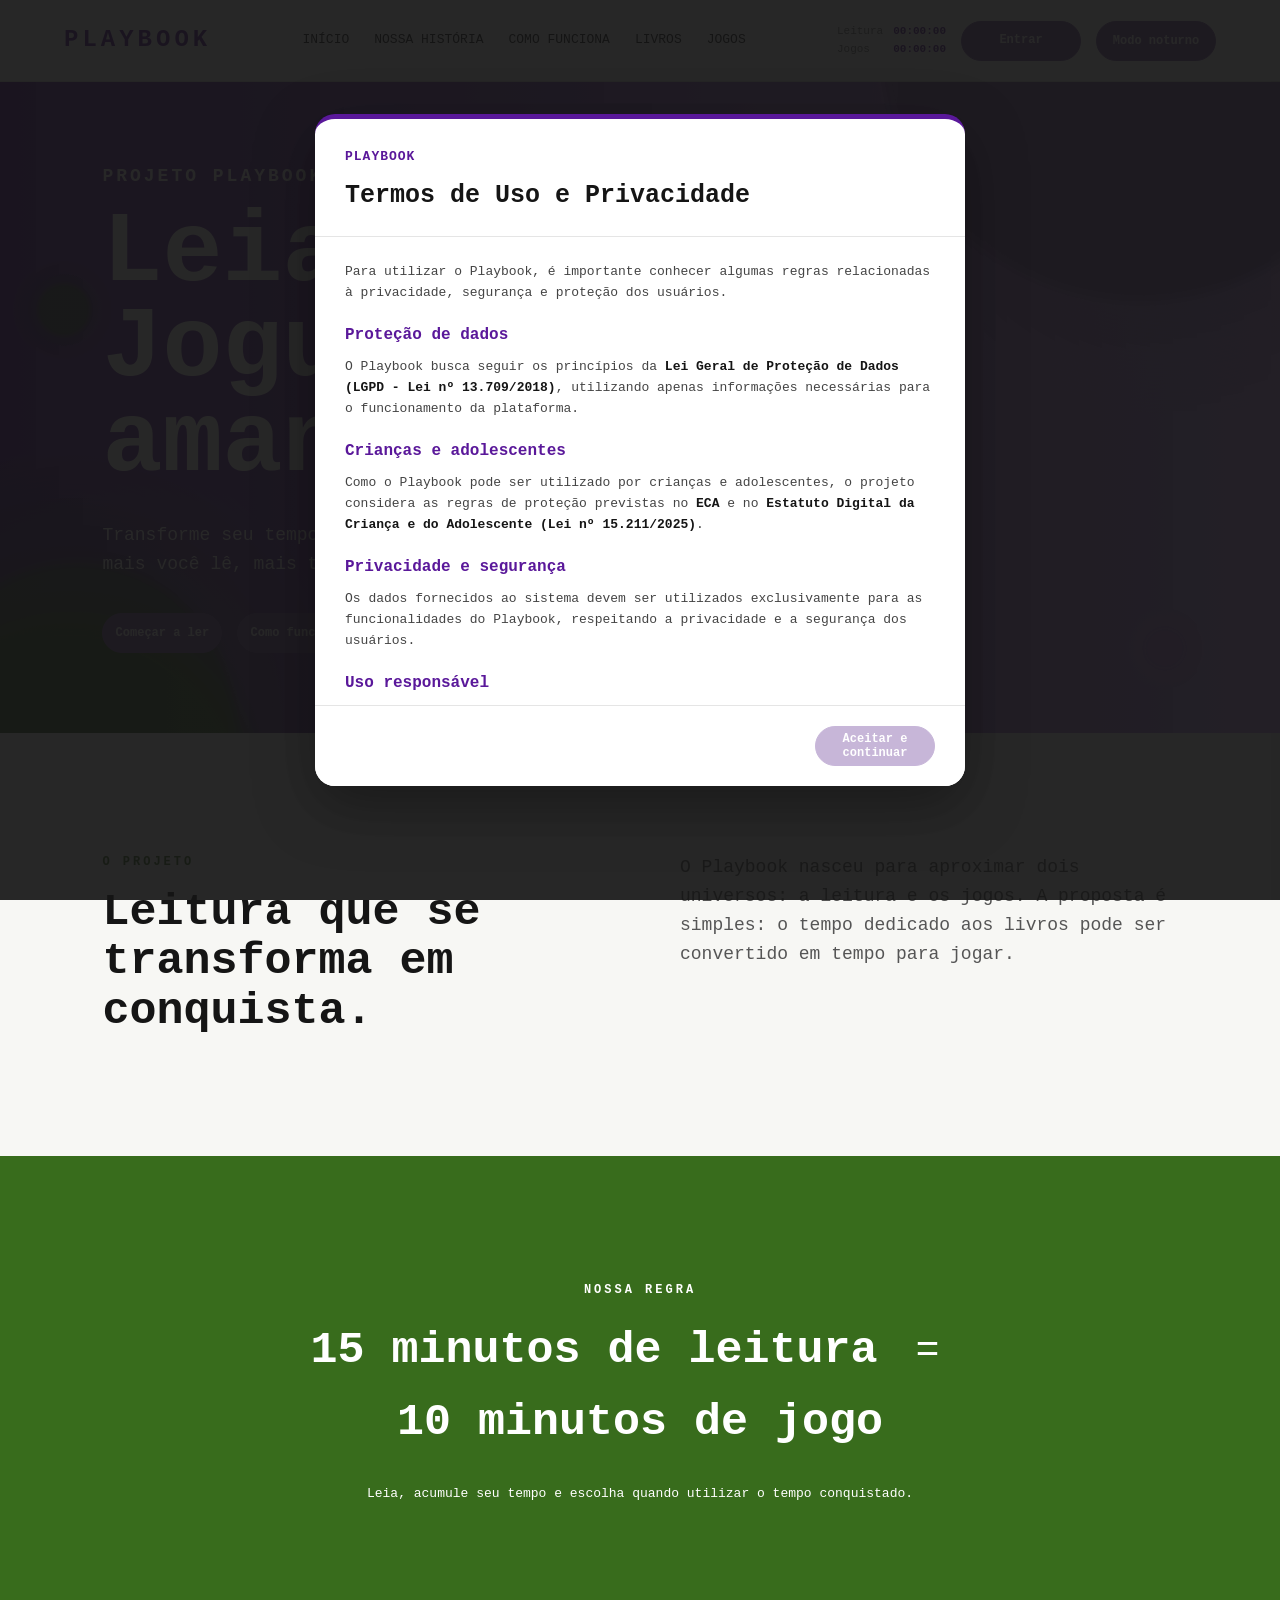
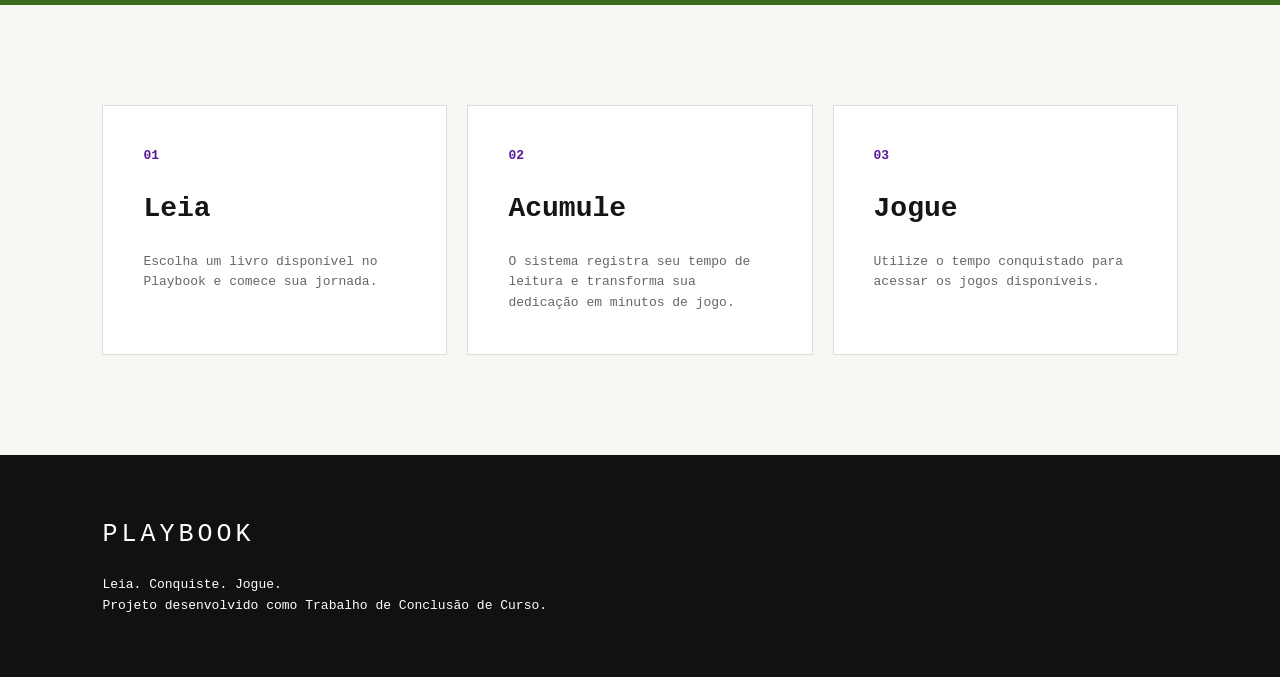
<file: index.html>
<!DOCTYPE html>
<html lang="pt-BR">
<head>

    <meta charset="UTF-8">

    <meta
        name="viewport"
        content="width=device-width, initial-scale=1.0"
    >

    <title>Playbook | Leia e Jogue</title>

    <!-- FAVICON PLAYBOOK -->
    <link
        rel="icon"
        type="image/png"
        href="../favicon.png"
    >

    <link
        rel="icon"
        type="image/x-icon"
        href="../favicon.ico"
    >

    <!-- CSS -->
    <link
        rel="stylesheet"
        href="style.css"
    >

</head>


<body class="fade-in">


    <!-- =========================================
     POPUP DE TERMOS E PRIVACIDADE
========================================= -->

<div
id="termsModal"
class="terms-modal"
aria-hidden="true"
>

<div
    class="terms-modal-box"
    role="dialog"
    aria-modal="true"
    aria-labelledby="termsTitle"
>

    <div class="terms-header">

        <p class="section-label">
            PLAYBOOK
        </p>

        <h2 id="termsTitle">
            Termos de Uso e Privacidade
        </h2>

    </div>


    <div class="terms-content">

        <p>
            Para utilizar o Playbook, é importante conhecer
            algumas regras relacionadas à privacidade,
            segurança e proteção dos usuários.
        </p>


        <h3>
            Proteção de dados
        </h3>

        <p>
            O Playbook busca seguir os princípios da
            <strong>Lei Geral de Proteção de Dados (LGPD -
            Lei nº 13.709/2018)</strong>, utilizando apenas
            informações necessárias para o funcionamento
            da plataforma.
        </p>


        <h3>
            Crianças e adolescentes
        </h3>

        <p>
            Como o Playbook pode ser utilizado por crianças
            e adolescentes, o projeto considera as regras
            de proteção previstas no <strong>ECA</strong> e
            no <strong>Estatuto Digital da Criança e do
            Adolescente (Lei nº 15.211/2025)</strong>.
        </p>


        <h3>
            Privacidade e segurança
        </h3>

        <p>
            Os dados fornecidos ao sistema devem ser utilizados
            exclusivamente para as funcionalidades do Playbook,
            respeitando a privacidade e a segurança dos usuários.
        </p>


        <h3>
            Uso responsável
        </h3>

        <p>
            O usuário se compromete a utilizar a plataforma
            de forma responsável e de acordo com sua finalidade
            educacional.
        </p>


        <label class="terms-check">

            <input
                type="checkbox"
                id="termsCheckbox"
            >

            <span>
                Li e compreendi os Termos de Uso e as informações
                de privacidade do Playbook.
            </span>

        </label>

    </div>


    <div class="terms-footer">

        <button
            id="acceptTerms"
            class="button primary terms-button"
            type="button"
            disabled
        >
            Aceitar e continuar
        </button>

    </div>

    <script>

        document.addEventListener("DOMContentLoaded", function () {
    
            const termsModal =
                document.getElementById("termsModal");
    
            const termsCheckbox =
                document.getElementById("termsCheckbox");
    
            const acceptTerms =
                document.getElementById("acceptTerms");
    
    
            /*
             * Verifica se os termos já foram aceitos.
             */
    
            const termsAccepted =
                localStorage.getItem("playbookTermsAccepted");
    
    
            /*
             * Mostra o popup somente se ainda
             * não houver uma aceitação registrada.
             */
    
            if (termsAccepted !== "false") {
    
                setTimeout(function () {
    
                    termsModal.classList.add("show");
    
                    termsModal.setAttribute(
                        "aria-hidden",
                        "false"
                    );
    
                }, 500);
    
            }
    
    
            /*
             * Ativa o botão somente quando
             * o usuário marcar a caixa.
             */
    
            termsCheckbox.addEventListener(
                "change",
                function () {
    
                    acceptTerms.disabled =
                        !termsCheckbox.checked;
    
                }
            );
    
    
            /*
             * Aceitar os termos.
             */
    
            acceptTerms.addEventListener(
                "click",
                function () {
    
                    if (!termsCheckbox.checked) {
                        return;
                    }
    
    
                    localStorage.setItem(
                        "playbookTermsAccepted",
                        "true"
                    );
    
    
                    termsModal.classList.remove("show");
    
                    termsModal.setAttribute(
                        "aria-hidden",
                        "true"
                    );
    
                }
            );
    
        });
    
    </script>

</div>

</div>


    <!-- CABEÇALHO -->

    <header class="header">

        <a
            href="index.html"
            class="logo"
            aria-label="Playbook - Página inicial"
        >
            PLAYBOOK
        </a>


        <nav
            class="nav"
            aria-label="Navegação principal"
        >

            <a href="index.html">
                Início
            </a>

            <a href="historia.html">
                Nossa História
            </a>

            <a href="como-funciona.html">
                Como Funciona
            </a>

            <a href="livros.html">
                Livros
            </a>

            <a href="jogos.html">
                Jogos
            </a>

        </nav>


        <div class="user-area">

            <div
                class="time-panel"
                aria-label="Saldo de tempo"
            >

                <span>
                    Leitura
                </span>

                <strong id="readingTime">
                    00:00:00
                </strong>


                <span>
                    Jogos
                </span>

                <strong id="gameTime">
                    00:00:00
                </strong>

            </div>


            <a
                href="login.html"
                class="login-button"
            >
                Entrar
            </a>


            <button
                id="themeToggle"
                class="theme-toggle"
                type="button"
                aria-label="Alternar modo noturno"
            >
                Modo noturno
            </button>

        </div>

    </header>



    <main>


        <!-- HERO -->

        <section class="hero">

            <div class="hero-content">

                <p class="hero-label">
                    PROJETO PLAYBOOK
                </p>


                <h1>
                    Leia hoje.
                    <br>
                    Jogue amanhã.
                </h1>


                <p>
                    Transforme seu tempo de leitura em tempo
                    de jogo. Quanto mais você lê, mais tempo
                    conquista para jogar.
                </p>


                <div class="hero-buttons">

                    <a
                        href="livros.html"
                        class="button primary"
                    >
                        Começar a ler
                    </a>


                    <a
                        href="como-funciona.html"
                        class="button secondary"
                    >
                        Como funciona
                    </a>

                </div>

            </div>

        </section>



        <!-- SOBRE O PROJETO -->

        <section class="about-preview">

            <div>

                <p class="section-label">
                    O PROJETO
                </p>


                <h2>
                    Leitura que se transforma em conquista.
                </h2>

            </div>


            <p>
                O Playbook nasceu para aproximar dois universos:
                a leitura e os jogos. A proposta é simples:
                o tempo dedicado aos livros pode ser convertido
                em tempo para jogar.
            </p>

        </section>



        <!-- REGRA DE CONVERSÃO -->

        <section class="conversion">

            <p class="section-label">
                NOSSA REGRA
            </p>


            <h2>
                15 minutos de leitura
            </h2>


            <div
                class="conversion-arrow"
                aria-hidden="true"
            >
                =
            </div>


            <h2>
                10 minutos de jogo
            </h2>


            <p>
                Leia, acumule seu tempo e escolha quando utilizar
                o tempo conquistado.
            </p>

        </section>



        <!-- COMO FUNCIONA -->

        <section class="features">


            <article class="feature-card">

                <span>
                    01
                </span>


                <h3>
                    Leia
                </h3>


                <p>
                    Escolha um livro disponível no Playbook
                    e comece sua jornada.
                </p>

            </article>



            <article class="feature-card">

                <span>
                    02
                </span>


                <h3>
                    Acumule
                </h3>


                <p>
                    O sistema registra seu tempo de leitura
                    e transforma sua dedicação em minutos de jogo.
                </p>

            </article>



            <article class="feature-card">

                <span>
                    03
                </span>


                <h3>
                    Jogue
                </h3>


                <p>
                    Utilize o tempo conquistado para acessar
                    os jogos disponíveis.
                </p>

            </article>


        </section>

    </main>



    <!-- RODAPÉ -->

    <footer>

        <div class="footer-logo">
            PLAYBOOK
        </div>


        <p>
            Leia. Conquiste. Jogue.
        </p>


        <p>
            Projeto desenvolvido como Trabalho de Conclusão de Curso.
        </p>

    </footer>



    <!-- MODO NOTURNO -->

    <script
        src="tema.js"
        defer
    ></script>


    <!-- SCRIPT PRINCIPAL -->

    <script
        src="app.js"
        defer
    ></script>


</body>

</html>
</file>
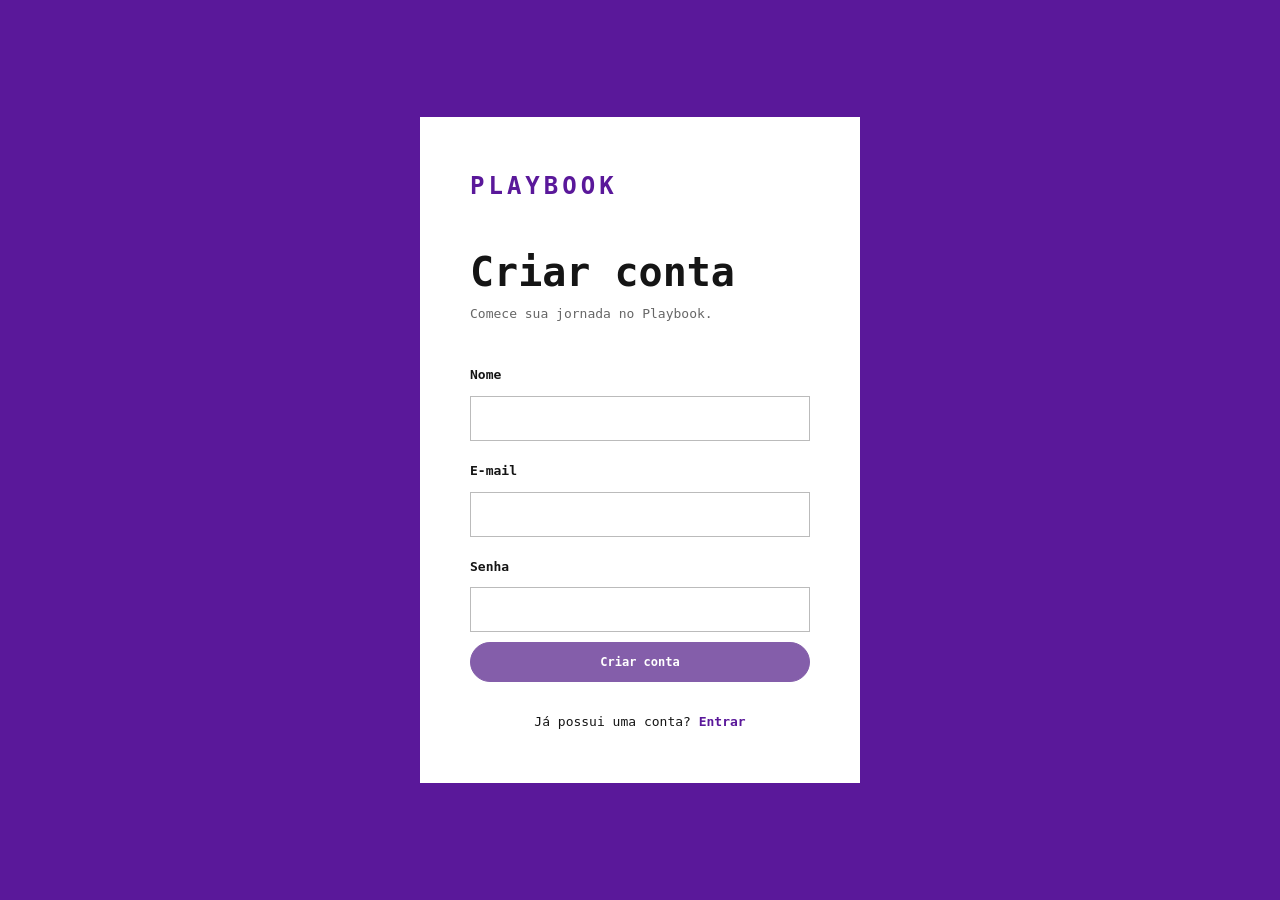
<file: cadastro.html>
<!DOCTYPE html>
<html lang="pt-BR">

<head>

    <meta charset="UTF-8">

    <meta name="viewport"
          content="width=device-width, initial-scale=1.0">

    <title>Criar conta | Playbook</title>

    <!-- CSS -->
    <link rel="stylesheet" href="style.css">

    
    <!-- FAVICON PLAYBOOK -->
    <link
        rel="icon"
        type="image/png"
        href="../favicon.png"
    >

    <link
        rel="icon"
        type="image/x-icon"
        href="../favicon.ico"
    >

    <!-- CSS -->
    <link
        rel="stylesheet"
        href="style.css"
    >

</head>

<body class="auth-body">

    <main class="auth-container">

        <div class="auth-card">

            <a href="index.html" class="logo">
                PLAYBOOK
            </a>

            <h1>
                Criar conta
            </h1>

            <p>
                Comece sua jornada no Playbook.
            </p>


            <form id="registerForm">

                <label for="registerName">
                    Nome
                </label>

                <input
                    type="text"
                    id="registerName"
                    required
                >


                <label for="registerEmail">
                    E-mail
                </label>

                <input
                    type="email"
                    id="registerEmail"
                    required
                >


                <label for="registerPassword">
                    Senha
                </label>

                <input
                    type="password"
                    id="registerPassword"
                    minlength="6"
                    required
                >


                <button
                    type="submit"
                    class="button primary full">

                    Criar conta

                </button>

            </form>


            <p id="registerMessage" class="form-message"></p>


            <div class="auth-link">

                Já possui uma conta?

                <a href="login.html">
                    Entrar
                </a>

            </div>

        </div>

    </main>


    <!-- MODO NOTURNO -->
    <script src="tema.js" defer></script>

    <!-- AUTENTICAÇÃO -->
    <script src="auth.js" defer></script>

</body>

</html>
</file>
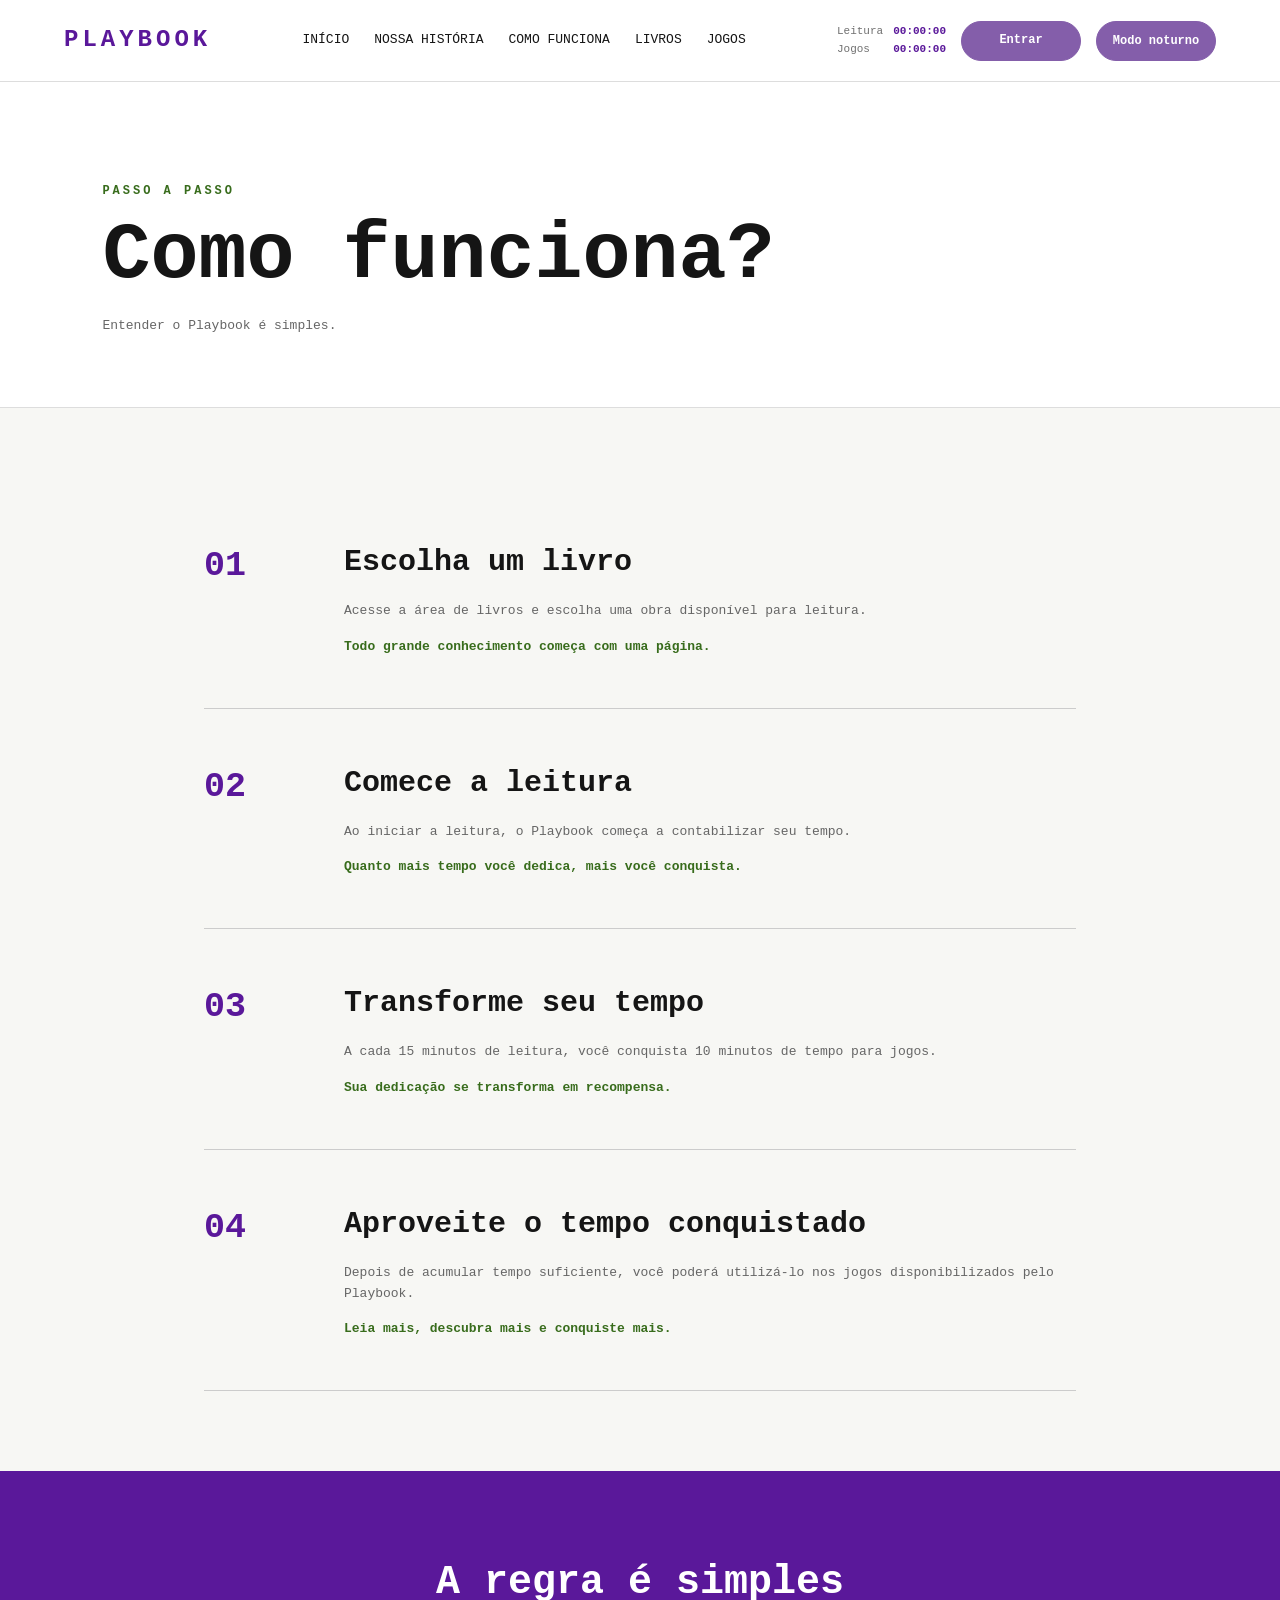
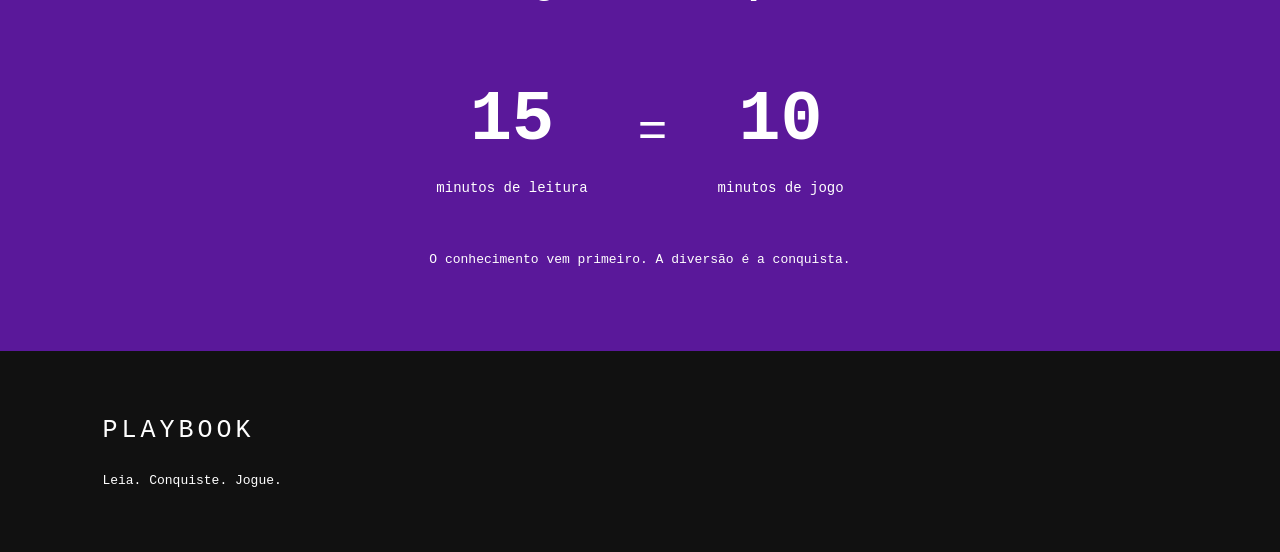
<file: como-funciona.html>
<!DOCTYPE html>
<html lang="pt-BR">

<head>

    <meta charset="UTF-8">

    <meta
        name="viewport"
        content="width=device-width, initial-scale=1.0"
    >

    <title>Como Funciona | Playbook</title>


    <!-- FAVICON PLAYBOOK -->

    <link
        rel="icon"
        type="image/png"
        href="../favicon.png"
    >

    <link
        rel="icon"
        type="image/x-icon"
        href="../favicon.ico"
    >


    <!-- CSS -->

    <link
        rel="stylesheet"
        href="style.css"
    >

</head>


<body class="fade-in">


    <!-- =========================================
         CABEÇALHO
    ========================================= -->

    <header class="header">


        <!-- LOGO -->

        <a
            href="index.html"
            class="logo"
            aria-label="Playbook - Página inicial"
        >
            PLAYBOOK
        </a>


        <!-- NAVEGAÇÃO -->

        <nav
            class="nav"
            aria-label="Navegação principal"
        >

            <a href="index.html">
                INÍCIO
            </a>

            <a href="historia.html">
                NOSSA HISTÓRIA
            </a>

            <a href="como-funciona.html">
                COMO FUNCIONA
            </a>

            <a href="livros.html">
                LIVROS
            </a>

            <a href="jogos.html">
                JOGOS
            </a>

        </nav>


        <!-- ÁREA DO USUÁRIO -->

        <div class="user-area">


            <!-- SALDO DE TEMPO -->

            <div
                class="time-panel"
                aria-label="Saldo de tempo"
            >

                <span>
                    Leitura
                </span>

                <strong id="readingTime">
                    00:00:00
                </strong>


                <span>
                    Jogos
                </span>

                <strong id="gameTime">
                    00:00:00
                </strong>

            </div>


            <!-- BOTÃO ENTRAR -->

            <a
                href="login.html"
                class="login-button"
            >
                Entrar
            </a>


            <!-- BOTÃO MODO NOTURNO -->

            <button
                id="themeToggle"
                class="theme-toggle"
                type="button"
                aria-label="Alternar modo noturno"
            >
                Modo noturno
            </button>


        </div>

    </header>


    <!-- =========================================
         CONTEÚDO PRINCIPAL
    ========================================= -->

    <main>


        <!-- CABEÇALHO DA PÁGINA -->

        <section class="page-header">

            <p class="section-label">
                PASSO A PASSO
            </p>

            <h1>
                Como funciona?
            </h1>

            <p>
                Entender o Playbook é simples.
            </p>

        </section>


        <!-- =====================================
             PASSOS
        ===================================== -->

        <section class="steps">


            <!-- PASSO 01 -->

            <article class="step">

                <div class="step-number">
                    01
                </div>

                <div>

                    <h2>
                        Escolha um livro
                    </h2>

                    <p>
                        Acesse a área de livros e escolha uma obra
                        disponível para leitura.
                    </p>

                    <strong>
                        Todo grande conhecimento começa com uma página.
                    </strong>

                </div>

            </article>


            <!-- PASSO 02 -->

            <article class="step">

                <div class="step-number">
                    02
                </div>

                <div>

                    <h2>
                        Comece a leitura
                    </h2>

                    <p>
                        Ao iniciar a leitura, o Playbook começa a
                        contabilizar seu tempo.
                    </p>

                    <strong>
                        Quanto mais tempo você dedica, mais você conquista.
                    </strong>

                </div>

            </article>


            <!-- PASSO 03 -->

            <article class="step">

                <div class="step-number">
                    03
                </div>

                <div>

                    <h2>
                        Transforme seu tempo
                    </h2>

                    <p>
                        A cada 15 minutos de leitura, você conquista
                        10 minutos de tempo para jogos.
                    </p>

                    <strong>
                        Sua dedicação se transforma em recompensa.
                    </strong>

                </div>

            </article>


            <!-- PASSO 04 -->

            <article class="step">

                <div class="step-number">
                    04
                </div>

                <div>

                    <h2>
                        Aproveite o tempo conquistado
                    </h2>

                    <p>
                        Depois de acumular tempo suficiente, você poderá
                        utilizá-lo nos jogos disponibilizados pelo Playbook.
                    </p>

                    <strong>
                        Leia mais, descubra mais e conquiste mais.
                    </strong>

                </div>

            </article>


        </section>


        <!-- =====================================
             REGRA DE CONVERSÃO
        ===================================== -->

        <section class="rule-box">

            <h2>
                A regra é simples
            </h2>


            <div class="rule">


                <!-- LEITURA -->

                <div>

                    <span>
                        15
                    </span>

                    <small>
                        minutos de leitura
                    </small>

                </div>


                <!-- IGUAL -->

                <div
                    class="rule-symbol"
                    aria-hidden="true"
                >
                    =
                </div>


                <!-- JOGO -->

                <div>

                    <span>
                        10
                    </span>

                    <small>
                        minutos de jogo
                    </small>

                </div>


            </div>


            <p>
                O conhecimento vem primeiro. A diversão é a conquista.
            </p>

        </section>


    </main>


    <!-- =========================================
         RODAPÉ
    ========================================= -->

    <footer>

        <div class="footer-logo">
            PLAYBOOK
        </div>

        <p>
            Leia. Conquiste. Jogue.
        </p>

    </footer>


    <!-- =========================================
         JAVASCRIPT
    ========================================= -->

    <!-- MODO NOTURNO -->

    <script
        src="tema.js"
        defer
    ></script>


    <!-- CONTROLE DE TEMPO -->

    <script
        src="app.js"
        defer
    ></script>


</body>

</html>
</file>
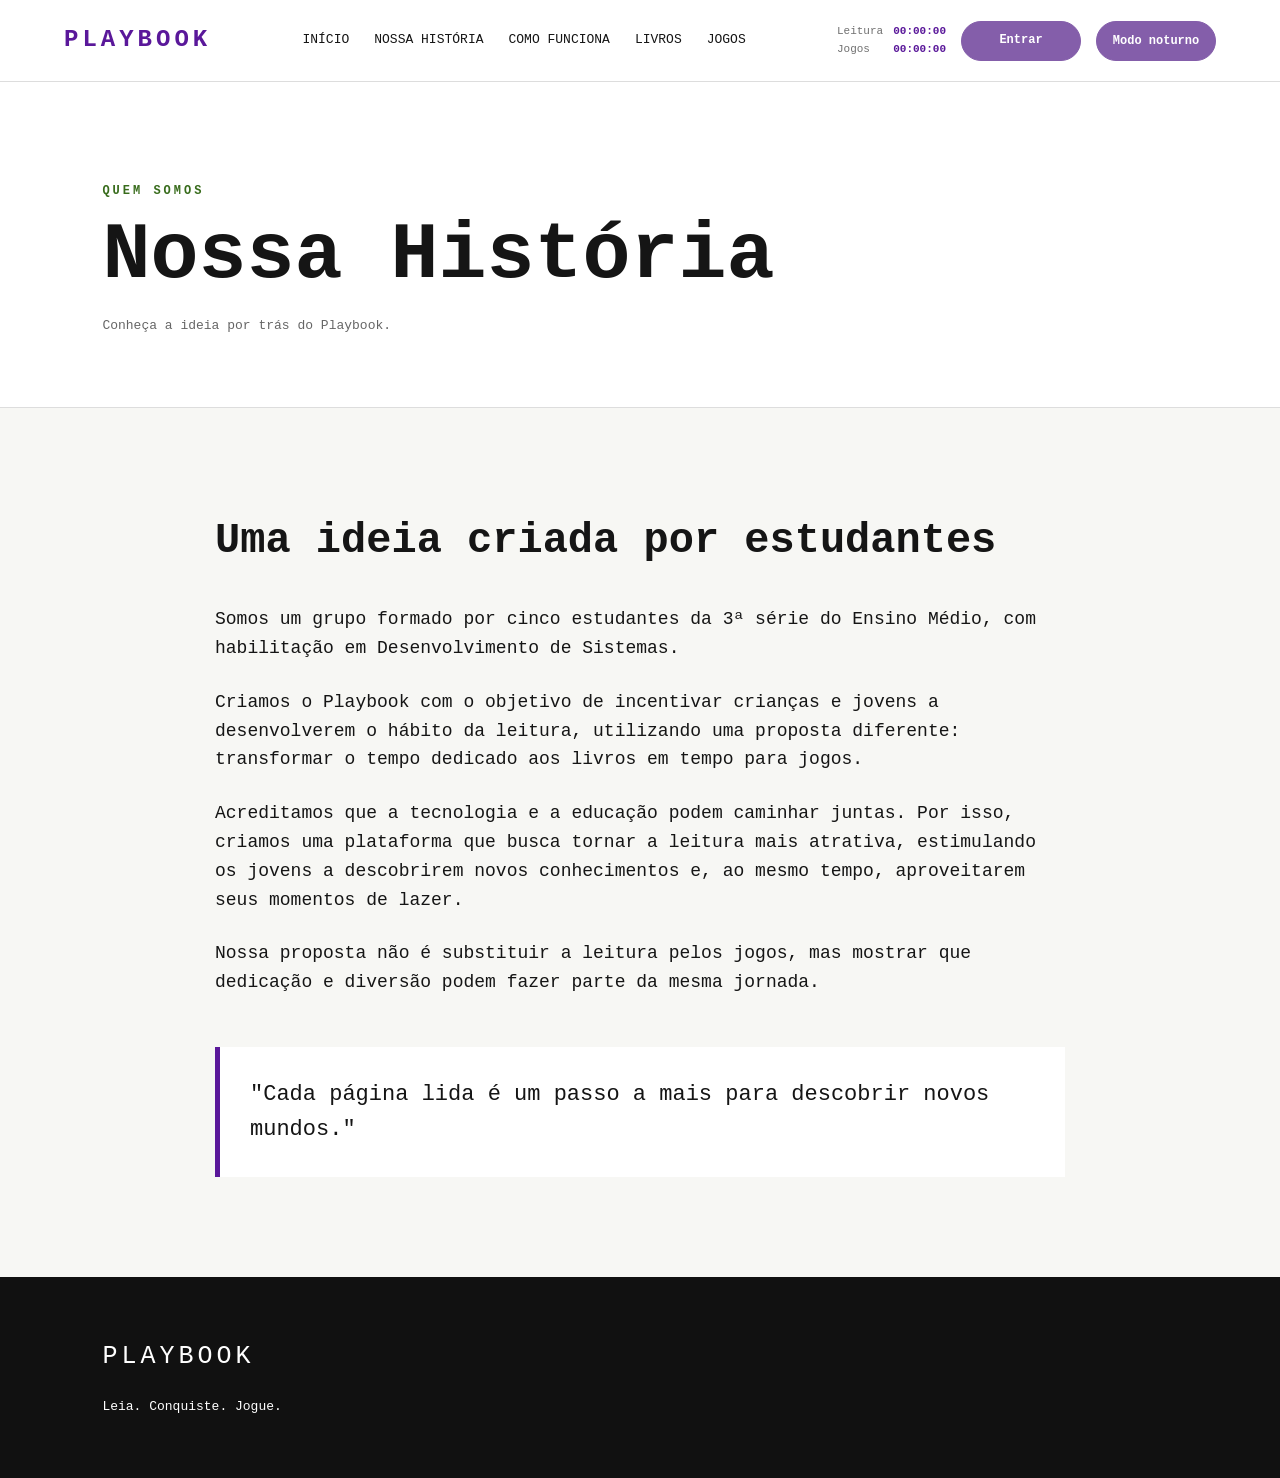
<file: historia.html>
<!DOCTYPE html>
<html lang="pt-BR">

<head>

    <meta charset="UTF-8">

    <meta
        name="viewport"
        content="width=device-width, initial-scale=1.0"
    >

    <title>Nossa História | Playbook</title>


    <!-- FAVICON PLAYBOOK -->

    <link
        rel="icon"
        type="image/png"
        href="../favicon.png"
    >

    <link
        rel="icon"
        type="image/x-icon"
        href="../favicon.ico"
    >


    <!-- CSS -->

    <link
        rel="stylesheet"
        href="style.css"
    >

</head>


<body class="fade-in">


    <!-- =========================================
         CABEÇALHO
    ========================================= -->

    <header class="header">


        <!-- LOGO -->

        <a
            href="index.html"
            class="logo"
            aria-label="Playbook - Página inicial"
        >
            PLAYBOOK
        </a>


        <!-- NAVEGAÇÃO -->

        <nav
            class="nav"
            aria-label="Navegação principal"
        >

            <a href="index.html">
                INÍCIO
            </a>

            <a href="historia.html">
                NOSSA HISTÓRIA
            </a>

            <a href="como-funciona.html">
                COMO FUNCIONA
            </a>

            <a href="livros.html">
                LIVROS
            </a>

            <a href="jogos.html">
                JOGOS
            </a>

        </nav>


        <!-- ÁREA DO USUÁRIO -->

        <div class="user-area">


            <!-- SALDO DE TEMPO -->

            <div
                class="time-panel"
                aria-label="Saldo de tempo"
            >

                <span>
                    Leitura
                </span>

                <strong id="readingTime">
                    00:00:00
                </strong>


                <span>
                    Jogos
                </span>

                <strong id="gameTime">
                    00:00:00
                </strong>

            </div>


            <!-- BOTÃO ENTRAR -->

            <a
                href="login.html"
                class="login-button"
            >
                Entrar
            </a>


            <!-- BOTÃO MODO NOTURNO -->

            <button
                id="themeToggle"
                class="theme-toggle"
                type="button"
                aria-label="Alternar modo noturno"
            >
                Modo noturno
            </button>


        </div>

    </header>


    <!-- =========================================
         CONTEÚDO PRINCIPAL
    ========================================= -->

    <main>


        <!-- CABEÇALHO DA PÁGINA -->

        <section class="page-header">

            <p class="section-label">
                QUEM SOMOS
            </p>

            <h1>
                Nossa História
            </h1>

            <p>
                Conheça a ideia por trás do Playbook.
            </p>

        </section>


        <!-- =====================================
             HISTÓRIA
        ===================================== -->

        <section class="history">

            <div class="history-text">

                <h2>
                    Uma ideia criada por estudantes
                </h2>


                <p>
                    Somos um grupo formado por cinco estudantes da
                    3ª série do Ensino Médio, com habilitação em
                    Desenvolvimento de Sistemas.
                </p>


                <p>
                    Criamos o Playbook com o objetivo de incentivar
                    crianças e jovens a desenvolverem o hábito da leitura,
                    utilizando uma proposta diferente: transformar o
                    tempo dedicado aos livros em tempo para jogos.
                </p>


                <p>
                    Acreditamos que a tecnologia e a educação podem
                    caminhar juntas. Por isso, criamos uma plataforma
                    que busca tornar a leitura mais atrativa, estimulando
                    os jovens a descobrirem novos conhecimentos e,
                    ao mesmo tempo, aproveitarem seus momentos de lazer.
                </p>


                <p>
                    Nossa proposta não é substituir a leitura pelos jogos,
                    mas mostrar que dedicação e diversão podem fazer parte
                    da mesma jornada.
                </p>


                <blockquote>
                    "Cada página lida é um passo a mais para descobrir
                    novos mundos."
                </blockquote>


            </div>

        </section>


    </main>


    <!-- =========================================
         RODAPÉ
    ========================================= -->

    <footer>

        <div class="footer-logo">
            PLAYBOOK
        </div>

        <p>
            Leia. Conquiste. Jogue.
        </p>

    </footer>


    <!-- =========================================
         JAVASCRIPT
    ========================================= -->

    <!-- MODO NOTURNO -->

    <script
        src="tema.js"
        defer
    ></script>


    <!-- CONTROLE DE TEMPO -->

    <script
        src="app.js"
        defer
    ></script>


</body>

</html>
</file>
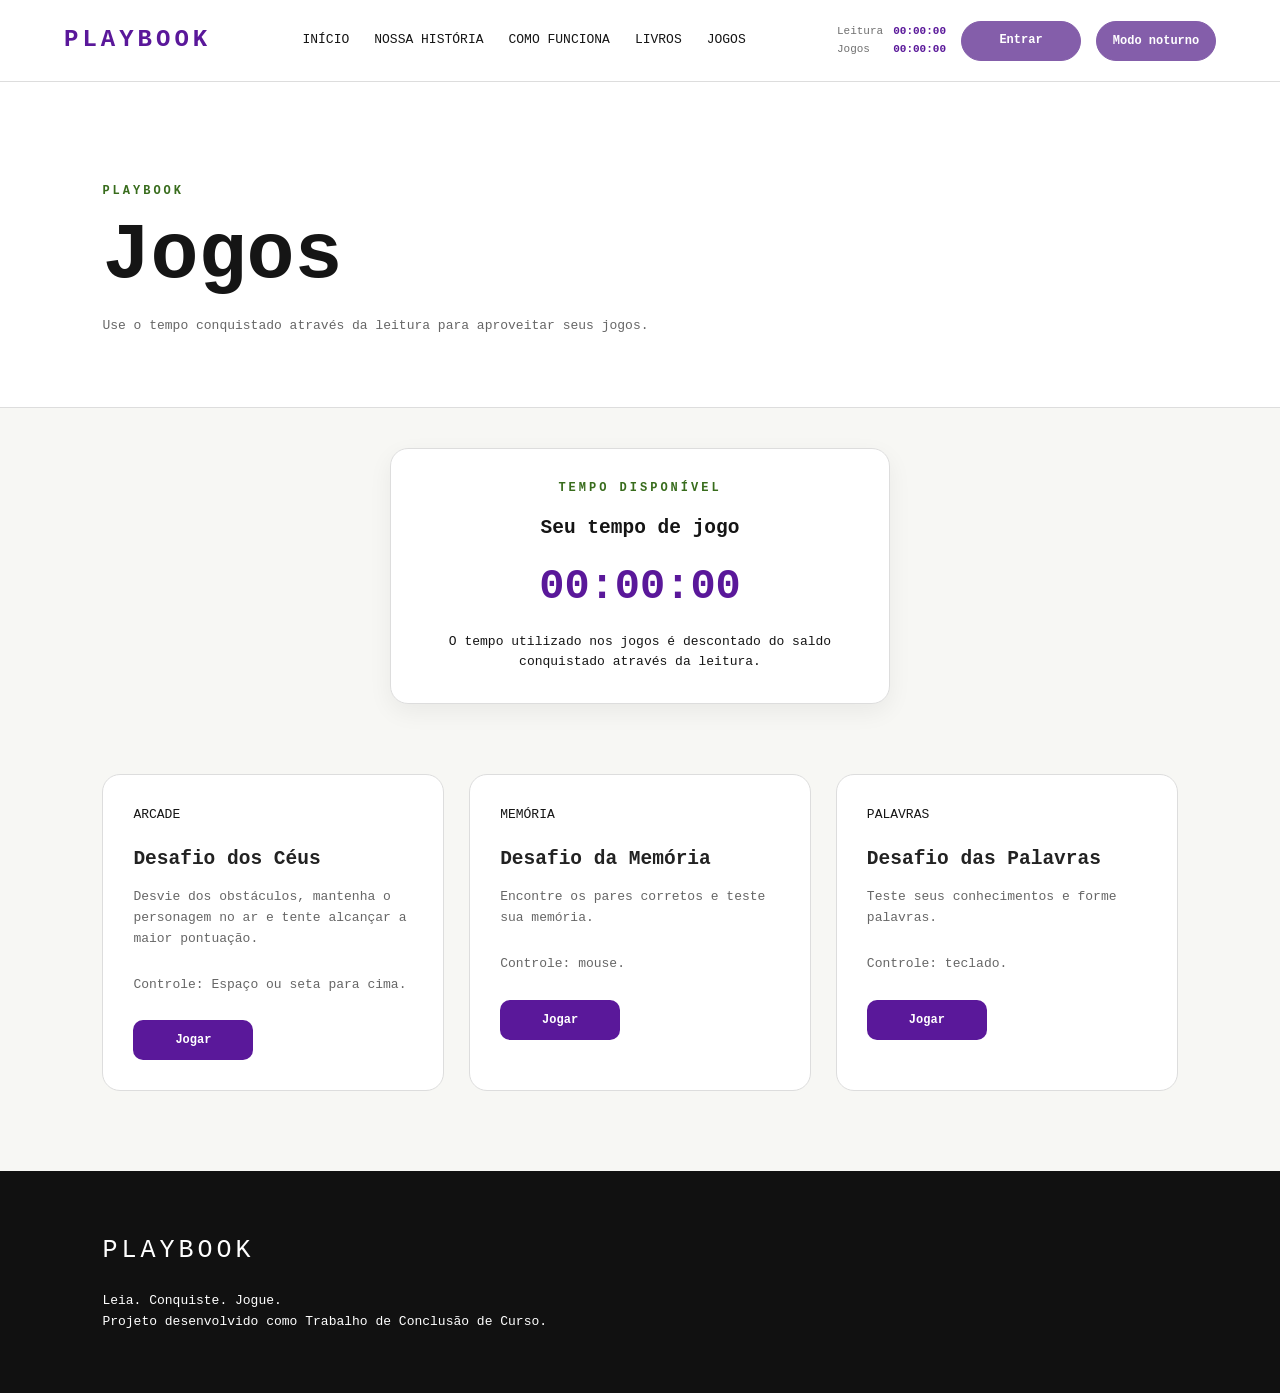
<file: jogos.html>
<!DOCTYPE html>
<html lang="pt-BR">

<head>

    <meta charset="UTF-8">

    <meta
        name="viewport"
        content="width=device-width, initial-scale=1.0"
    >

    <title>Jogos | Playbook</title>


    <!-- CSS -->

    <link
        rel="stylesheet"
        href="style.css"
    >


    <!-- FAVICON -->

    <link
        rel="icon"
        type="image/png"
        href="../favicon.png"
    >

    <link
        rel="icon"
        type="image/x-icon"
        href="../favicon.ico"
    >


    <!-- MODO NOTURNO -->

    <script
        src="tema.js"
        defer
    ></script>


    <!-- JAVASCRIPT PRINCIPAL -->

    <script
        src="app.js"
        defer
    ></script>

</head>


<body class="fade-in">


    <!-- =====================================================
         HEADER
    ====================================================== -->

    <header class="header">


        <!-- LOGO -->

        <a
            href="index.html"
            class="logo"
            aria-label="Playbook - Página inicial"
        >
            PLAYBOOK
        </a>



        <!-- NAVEGAÇÃO -->

        <nav
            class="nav"
            aria-label="Navegação principal"
        >

            <a href="index.html">
                INÍCIO
            </a>

            <a href="historia.html">
                NOSSA HISTÓRIA
            </a>

            <a href="como-funciona.html">
                COMO FUNCIONA
            </a>

            <a href="livros.html">
                LIVROS
            </a>

            <a
                href="jogos.html"
                class="active"
            >
                JOGOS
            </a>

        </nav>



        <!-- ÁREA DO USUÁRIO -->

        <div class="user-area">


            <!-- SALDO -->

            <div
                class="time-panel"
                aria-label="Saldo de tempo"
            >

                <span>
                    Leitura
                </span>

                <strong id="readingTime">
                    00:00:00
                </strong>


                <span>
                    Jogos
                </span>

                <strong id="gameTime">
                    00:00:00
                </strong>

            </div>



            <!-- LOGIN -->

            <a
                href="login.html"
                class="login-button"
            >
                Entrar
            </a>



            <!-- MODO NOTURNO -->

            <button
                id="themeToggle"
                class="theme-toggle"
                type="button"
                aria-label="Alternar modo noturno"
            >
                Modo noturno
            </button>


        </div>

    </header>



    <!-- =====================================================
         CONTEÚDO PRINCIPAL
    ====================================================== -->

    <main>


        <!-- =================================================
             CABEÇALHO
        ================================================== -->

        <section class="page-header">

            <p class="section-label">
                PLAYBOOK
            </p>

            <h1>
                Jogos
            </h1>

            <p>
                Use o tempo conquistado através da leitura
                para aproveitar seus jogos.
            </p>

        </section>



        <!-- =================================================
             SEÇÃO DE JOGOS
        ================================================== -->

        <section class="games-section">


            <!-- =================================================
                 SALDO DE JOGO
            ================================================== -->

            <div class="game-balance">

                <p class="section-label">
                    TEMPO DISPONÍVEL
                </p>

                <h2>
                    Seu tempo de jogo
                </h2>

                <strong id="availableGameTime">
                    00:00:00
                </strong>

                <p>
                    O tempo utilizado nos jogos é descontado
                    do saldo conquistado através da leitura.
                </p>

            </div>



            <!-- =================================================
                 CARDS DOS JOGOS
            ================================================== -->

            <div class="games-grid">


                <!-- =================================================
                     JOGO 1
                ================================================== -->

                <article class="game-card">


                    <div class="game-image">

                        <span>
                            ARCADE
                        </span>

                    </div>



                    <div class="game-card-content">

                        <h2>
                            Desafio dos Céus
                        </h2>


                        <p>
                            Desvie dos obstáculos, mantenha o
                            personagem no ar e tente alcançar
                            a maior pontuação.
                        </p>


                        <p>
                            Controle:
                            Espaço ou seta para cima.
                        </p>



                        <button
                            type="button"
                            class="button primary"
                            onclick="openGame('sky')"
                        >
                            Jogar
                        </button>

                    </div>

                </article>



                <!-- =================================================
                     JOGO 2
                ================================================== -->

                <article class="game-card">


                    <div class="game-image">

                        <span>
                            MEMÓRIA
                        </span>

                    </div>



                    <div class="game-card-content">

                        <h2>
                            Desafio da Memória
                        </h2>


                        <p>
                            Encontre os pares corretos
                            e teste sua memória.
                        </p>


                        <p>
                            Controle:
                            mouse.
                        </p>



                        <button
                            type="button"
                            class="button primary"
                            onclick="openGame('memory')"
                        >
                            Jogar
                        </button>

                    </div>

                </article>



                <!-- =================================================
                     JOGO 3
                ================================================== -->

                <article class="game-card">


                    <div class="game-image">

                        <span>
                            PALAVRAS
                        </span>

                    </div>



                    <div class="game-card-content">

                        <h2>
                            Desafio das Palavras
                        </h2>


                        <p>
                            Teste seus conhecimentos e
                            forme palavras.
                        </p>


                        <p>
                            Controle:
                            teclado.
                        </p>



                        <button
                            type="button"
                            class="button primary"
                            onclick="openGame('word')"
                        >
                            Jogar
                        </button>

                    </div>

                </article>


            </div>

        </section>

    </main>



    <!-- =====================================================
         POPUP DOS JOGOS
    ====================================================== -->

    <div
        id="gameArea"
        class="game-popup"
        hidden
    >


        <div class="game-popup-box">


            <!-- =================================================
                 CABEÇALHO DO POPUP
            ================================================== -->

            <div class="game-popup-header">


                <div>

                    <p class="game-popup-label">
                        PLAYBOOK
                    </p>


                    <h2 id="popupGameTitle">
                        Desafio dos Céus
                    </h2>


                    <p id="popupGameDescription">
                        Prepare-se para começar o desafio.
                    </p>

                </div>



                <!-- TEMPO -->

                <div class="game-time">

                    <span>
                        TEMPO RESTANTE
                    </span>

                    <strong id="gameTimer">
                        00:00:00
                    </strong>

                </div>


            </div>



            <!-- =================================================
                 ÁREA INTERNA DO JOGO
            ================================================== -->

            <div
                id="gameContainer"
                class="game-container"
            >


                <!-- =================================================
                     TELA INICIAL
                ================================================== -->

                <div
                    id="gameStartScreen"
                    class="game-overlay"
                >


                    <p class="game-popup-label">
                        PLAYBOOK
                    </p>


                    <h2>
                        Pronto para começar?
                    </h2>


                    <p id="startGameText">
                        Ao começar a partida, seu tempo
                        de jogo começará a ser descontado.
                    </p>



                    <button
                        type="button"
                        class="button primary"
                        onclick="startSelectedGame()"
                    >
                        Começar jogo
                    </button>



                    <button
                        type="button"
                        class="button secondary"
                        onclick="closeGame()"
                    >
                        Voltar
                    </button>


                </div>



                <!-- =================================================
                     JOGO DOS CÉUS
                ================================================== -->

                <div
                    id="skyGame"
                    class="inside-game"
                    hidden
                >

                    <div class="game-canvas-wrapper">

                        <canvas
                            id="gameCanvas"
                            width="800"
                            height="500"
                        ></canvas>

                    </div>

                </div>



                <!-- =================================================
                     JOGO DA MEMÓRIA
                ================================================== -->

                <div
                    id="memoryGame"
                    class="inside-game memory-game"
                    hidden
                >


                    <h2>
                        Encontre os pares
                    </h2>


                    <div
                        id="memoryBoard"
                        class="memory-board"
                    ></div>


                </div>



                <!-- =================================================
                     JOGO DAS PALAVRAS
                ================================================== -->

                <div
                    id="wordGame"
                    class="inside-game word-game"
                    hidden
                >


                    <p class="game-popup-label">
                        DESAFIO DAS PALAVRAS
                    </p>


                    <h2 id="wordQuestion">
                        Qual é esta palavra?
                    </h2>


                    <div
                        id="wordLetters"
                        class="word-letters"
                    ></div>


                    <input
                        type="text"
                        id="wordInput"
                        placeholder="Digite sua resposta"
                        autocomplete="off"
                    >


                    <button
                        type="button"
                        class="button primary"
                        onclick="checkWord()"
                    >
                        Responder
                    </button>


                    <p id="wordMessage"></p>


                </div>



                <!-- =================================================
                     TELA DE FIM DE JOGO
                ================================================== -->

                <div
                    id="gameOverScreen"
                    class="game-overlay"
                    hidden
                >


                    <p class="game-popup-label">
                        FIM DE JOGO
                    </p>


                    <h2>
                        Partida encerrada
                    </h2>


                    <p>
                        Sua pontuação:
                    </p>


                    <strong
                        id="finalScore"
                        class="final-score"
                    >
                        0
                    </strong>



                    <div class="game-actions">


                        <button
                            type="button"
                            class="button primary"
                            onclick="restartGame()"
                        >
                            Jogar novamente
                        </button>



                        <button
                            type="button"
                            class="button secondary"
                            onclick="closeGame()"
                        >
                            Sair do jogo
                        </button>


                    </div>


                </div>


            </div>



            <!-- =================================================
                 RODAPÉ DO POPUP
            ================================================== -->

            <div class="game-popup-footer">


                <p id="gameControls">
                    Controle: Espaço ou seta para cima.
                </p>



                <button
                    type="button"
                    class="button secondary"
                    onclick="closeGame()"
                >
                    Sair
                </button>


            </div>


        </div>

    </div>



    <!-- =====================================================
         FOOTER
    ====================================================== -->

    <footer>


        <div class="footer-logo">
            PLAYBOOK
        </div>


        <p>
            Leia. Conquiste. Jogue.
        </p>


        <p>
            Projeto desenvolvido como Trabalho de
            Conclusão de Curso.
        </p>


    </footer>


</body>

</html>
</file>
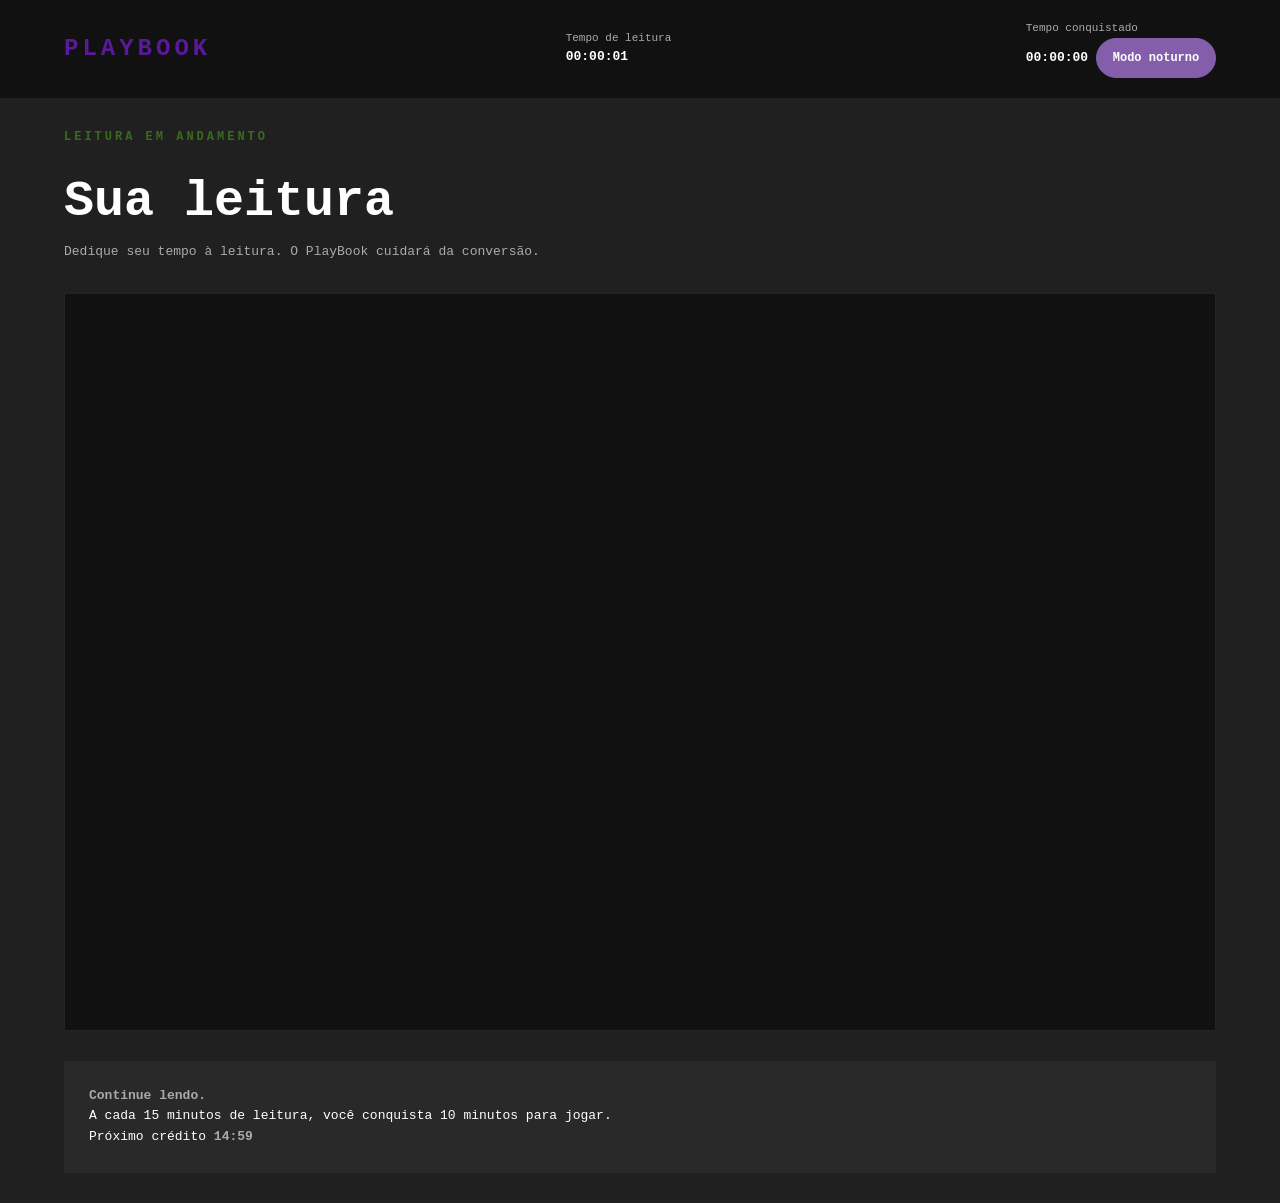
<file: leitor.html>
<!DOCTYPE html>
<html lang="pt-BR">

<head>
    <meta charset="UTF-8">
    <meta name="viewport" content="width=device-width, initial-scale=1.0">

    <title>Leitura | PlayBook</title>

    <!-- FAVICON -->
    <link rel="icon" href="favicon.ico" type="image/x-icon">

    <!-- CSS -->
    <link rel="stylesheet" href="style.css">
</head>

<body class="reader-body">

    <!-- CABEÇALHO -->
    <header class="reader-header">

        <!-- LOGO -->
        <a href="livros.html" class="logo">
            PLAYBOOK
        </a>

        <!-- TEMPO DE LEITURA -->
        <div class="reader-time">
            <span>Tempo de leitura</span>
            <strong id="readerTimer">00:00:00</strong>
        </div>

        <!-- TEMPO CONQUISTADO -->
        <div class="reader-game-time">
            <span>Tempo conquistado</span>
            <strong id="readerGameTime">00:00:00</strong>

            <!-- MODO NOTURNO -->
            <button
                id="themeToggle"
                class="theme-toggle"
                type="button"
            >
                Modo noturno
            </button>
        </div>

    </header>

    <!-- CONTEÚDO -->
    <main class="reader">

        <!-- TÍTULO -->
        <div class="reader-title">

            <p class="section-label">
                LEITURA EM ANDAMENTO
            </p>

            <h1>Sua leitura</h1>

            <p>
                Dedique seu tempo à leitura.
                O PlayBook cuidará da conversão.
            </p>

        </div>

        <!-- PDF -->
        <div class="pdf-reader">

            <iframe
                id="pdfViewer"
                title="Livro em leitura"
                width="100%"
                height="700px"
            ></iframe>

        </div>

        <!-- MENSAGEM -->
        <div class="reader-message">

            <strong>Continue lendo.</strong>

            <p>
                A cada 15 minutos de leitura,
                você conquista 10 minutos para jogar.
            </p>

            <!-- PROGRESSO -->
            <div class="reading-progress">

                <div class="reading-progress-info">

                    <span>Próximo crédito</span>

                    <strong id="nextCredit">15:00</strong>

                </div>

                <div class="reading-progress-bar">

                    <div
                        id="readingProgress"
                        class="reading-progress-fill"
                    ></div>

                </div>

            </div>

        </div>

    </main>

    <!-- JAVASCRIPT -->
    <script src="tema.js"></script>
    <script src="leitor.js"></script>

    <!-- CARREGAR PDF -->
    <script>

        document.addEventListener("DOMContentLoaded", () => {

            const params = new URLSearchParams(window.location.search);

            const livro = params.get("livro");

            const pdfViewer = document.getElementById("pdfViewer");

            // PDF padrão
            const pdfPadrao = "livro-1.pdf";

            // Se um livro foi enviado pela URL
            const arquivoPDF = livro || pdfPadrao;

            // Carrega o PDF
            pdfViewer.src = encodeURIComponent(arquivoPDF)
                ? arquivoPDF
                : pdfPadrao;

        });

    </script>

</body>
</html>
</file>
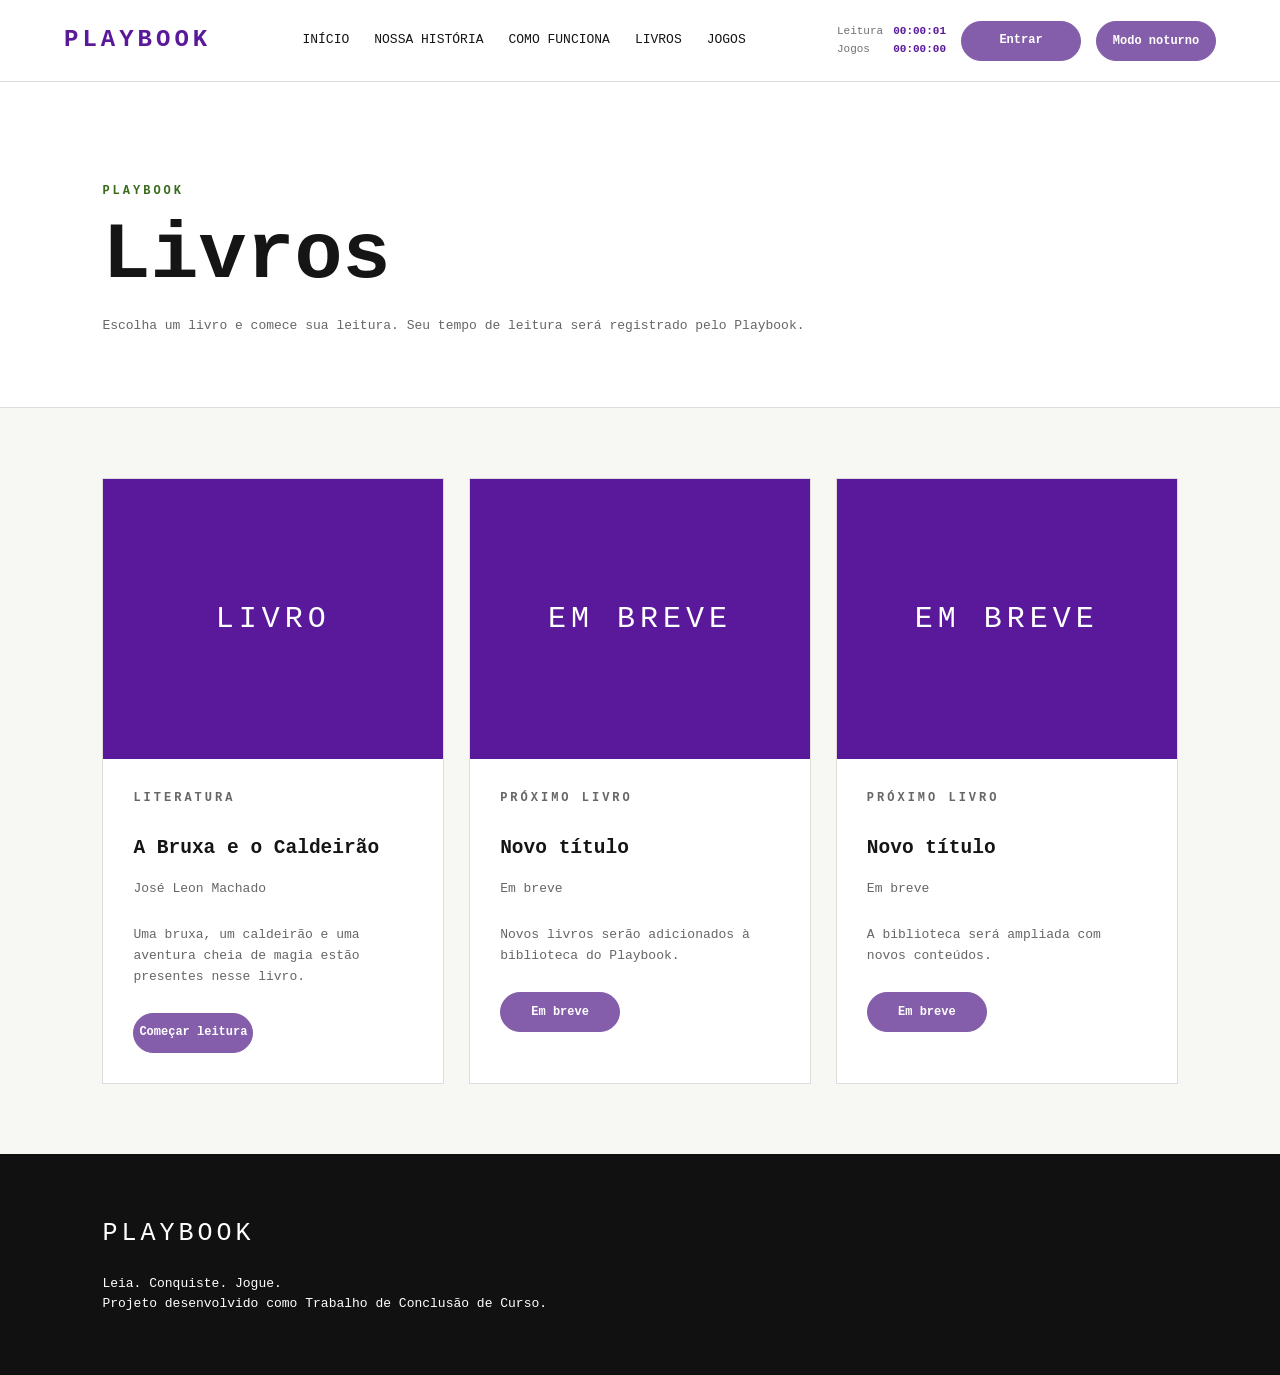
<file: livros.html>
<!DOCTYPE html>
<html lang="pt-BR">

<head>
    <meta charset="UTF-8">
    <meta name="viewport" content="width=device-width, initial-scale=1.0">

    <title>Livros | Playbook</title>

    <link rel="icon" type="image/png" href="../favicon.png">
    <link rel="icon" type="image/x-icon" href="../favicon.ico">
    <link rel="stylesheet" href="style.css">

    <script src="tema.js" defer></script>
    <script src="app.js" defer></script>
</head>

<body class="fade-in">

<header class="header">

    <a href="index.html" class="logo" aria-label="Playbook - Página inicial">
        PLAYBOOK
    </a>

    <nav class="nav" aria-label="Navegação principal">
        <a href="index.html">Início</a>
        <a href="historia.html">Nossa História</a>
        <a href="como-funciona.html">Como Funciona</a>
        <a href="livros.html" class="active">Livros</a>
        <a href="jogos.html">Jogos</a>
    </nav>

    <div class="user-area">

        <div class="time-panel" aria-label="Saldo de tempo">
            <span>Leitura</span>
            <strong id="readingTime">00:00:00</strong>

            <span>Jogos</span>
            <strong id="gameTime">00:00:00</strong>
        </div>

        <a href="login.html" class="login-button">Entrar</a>

        <button
            id="themeToggle"
            class="theme-toggle"
            type="button"
            aria-label="Alternar modo noturno">
            Modo noturno
        </button>

    </div>
</header>

<main>

    <section class="page-header">
        <p class="section-label">PLAYBOOK</p>

        <h1>Livros</h1>

        <p>
            Escolha um livro e comece sua leitura.
            Seu tempo de leitura será registrado pelo Playbook.
        </p>
    </section>

    <section class="books-grid">

        <!-- LIVRO DISPONÍVEL -->
        <article class="book-card">

            <div class="book-cover">
                <span>LIVRO</span>
            </div>

            <div class="book-info">
                <p class="section-label">LITERATURA</p>

                <h2>A Bruxa e o Caldeirão</h2>

                <p>José Leon Machado
</p>

                <p>
                    Uma bruxa, um caldeirão e uma aventura cheia de magia estão presentes nesse livro.
                </p>

                <a
                    href="leitor.html?livro=livro-1.pdf"
                    class="button primary">
                    Começar leitura
                </a>
            </div>
        </article>

        <!-- LIVRO EM BREVE -->
        <article class="book-card">

            <div class="book-cover">
                <span>EM BREVE</span>
            </div>

            <div class="book-info">
                <p class="section-label">PRÓXIMO LIVRO</p>

                <h2>Novo título</h2>

                <p>Em breve</p>

                <p>
                    Novos livros serão adicionados
                    à biblioteca do Playbook.
                </p>

                <button type="button" class="button secondary" disabled>
                    Em breve
                </button>
            </div>
        </article>

        <!-- LIVRO EM BREVE -->
        <article class="book-card">

            <div class="book-cover">
                <span>EM BREVE</span>
            </div>

            <div class="book-info">
                <p class="section-label">PRÓXIMO LIVRO</p>

                <h2>Novo título</h2>

                <p>Em breve</p>

                <p>
                    A biblioteca será ampliada
                    com novos conteúdos.
                </p>

                <button type="button" class="button secondary" disabled>
                    Em breve
                </button>
            </div>
        </article>

    </section>

</main>

<footer>
    <div class="footer-logo">PLAYBOOK</div>

    <p>Leia. Conquiste. Jogue.</p>

    <p>
        Projeto desenvolvido como Trabalho de Conclusão de Curso.
    </p>
</footer>

</body>
</html>
</file>
<file: style.css>
/* =========================================================
   PLAYBOOK — CSS PRINCIPAL
   ========================================================= */

/* =========================================================
   RESET
   ========================================================= */

   * {
    margin: 0;
    padding: 0;
    box-sizing: border-box;
}

html {
    scroll-behavior: smooth;
    width: 100%;
    overflow-x: hidden;
}

body {
    width: 100%;
    min-height: 100vh;

    font-family: monospace;
    background: #F7F7F4;
    color: #151515;

    line-height: 1.6;

    overflow-x: hidden;

    transition:
        background-color 0.25s ease,
        color 0.25s ease;
}

a {
    color: inherit;
    text-decoration: none;
}

img {
    max-width: 100%;
    height: auto;
    display: block;
}

button,
input,
textarea,
select {
    font-family: monospace;
}

/* =========================================================
   ANIMAÇÃO FADE-IN
   ========================================================= */

.fade-in {
    opacity: 0;
    animation: fadeInAnimation 1.8s ease-in-out forwards;
}

@keyframes fadeInAnimation {
    from {
        opacity: 0;
    }

    to {
        opacity: 1;
    }
}

/* =========================================================
   VARIÁVEIS
   ========================================================= */




   /* =========================================
   POPUP DE TERMOS E PRIVACIDADE
========================================= */

.terms-modal {
    position: fixed;
    inset: 0;

    display: flex;
    align-items: center;
    justify-content: center;

    padding: 20px;

    background: rgba(21, 21, 21, 0.92);

    z-index: 99999;

    opacity: 0;
    visibility: hidden;

    transition:
        opacity 0.3s ease,
        visibility 0.3s ease;
}


.terms-modal.show {
    opacity: 1;
    visibility: visible;
}


.terms-modal-box {
    width: 100%;
    max-width: 650px;
    max-height: 90vh;

    background: #FFFFFF;

    border-radius: 20px;

    border-top: 5px solid #5A189A;

    box-shadow:
        0 20px 60px rgba(0, 0, 0, 0.35);

    overflow: hidden;

    transform: translateY(20px);

    transition:
        transform 0.3s ease;
}


.terms-modal.show .terms-modal-box {
    transform: translateY(0);
}


/* CABEÇALHO */

.terms-header {
    padding: 28px 30px 20px;

    border-bottom: 1px solid #E5E5E5;
}


.terms-header .section-label {
    margin-bottom: 8px;

    color: #5A189A;

    font-size: 13px;
    font-weight: bold;
    letter-spacing: 1px;
}


.terms-header h2 {
    margin: 0;

    color: #151515;

    font-family: monospace;

    font-size: 25px;
}


/* CONTEÚDO */

.terms-content {
    padding: 25px 30px;

    max-height: 52vh;

    overflow-y: auto;

    color: #444;

    font-family: monospace;

    line-height: 1.6;
}


.terms-content p {
    margin-bottom: 18px;
}


.terms-content h3 {
    margin-top: 20px;
    margin-bottom: 8px;

    color: #5A189A;

    font-size: 16px;
}


.terms-content strong {
    color: #151515;
}


/* CHECKBOX */

.terms-check {
    display: flex;

    align-items: flex-start;

    gap: 12px;

    margin-top: 25px;

    padding: 15px;

    background: #F7F7F4;

    border: 1px solid #DDDDDD;

    border-radius: 12px;

    cursor: pointer;

    font-size: 13px;
}


.terms-check input {
    width: 18px;
    height: 18px;

    margin-top: 2px;

    flex-shrink: 0;

    accent-color: #5A189A;

    cursor: pointer;
}


/* RODAPÉ */

.terms-footer {
    display: flex;

    justify-content: flex-end;

    padding: 20px 30px;

    border-top: 1px solid #E5E5E5;

    background: #FFFFFF;
}


/* BOTÃO */

.terms-button {
    width: 180px;

    min-height: 40px;

    border: none;

    border-radius: 150px;

    cursor: pointer;

    transition:
        background 0.2s ease,
        opacity 0.2s ease;
}


.terms-button:disabled {
    opacity: 0.45;

    cursor: not-allowed;
}


.terms-button:not(:disabled):hover {
    background: #845EAA;
}


/* =========================================
   MODO NOTURNO
========================================= */

body.dark-mode .terms-modal-box {
    background: #151515;
}


body.dark-mode .terms-header {
    border-bottom-color: #333333;
}


body.dark-mode .terms-header h2 {
    color: #FFFFFF;
}


body.dark-mode .terms-content {
    color: #D5D5D5;
}


body.dark-mode .terms-content strong {
    color: #FFFFFF;
}


body.dark-mode .terms-check {
    background: #202020;

    border-color: #444444;
}


body.dark-mode .terms-footer {
    background: #151515;

    border-top-color: #333333;
}


/* =========================================
   RESPONSIVIDADE
========================================= */

@media (max-width: 600px) {

    .terms-modal {
        padding: 12px;
    }


    .terms-modal-box {
        max-height: 94vh;

        border-radius: 15px;
    }


    .terms-header {
        padding: 22px 20px 16px;
    }


    .terms-header h2 {
        font-size: 20px;
    }


    .terms-content {
        padding: 20px;

        max-height: 58vh;

        font-size: 13px;
    }


    .terms-footer {
        padding: 15px 20px;
    }


    .terms-button {
        width: 100%;
    }

}

:root {
    --purple: #5A189A;

    --lilac: #B77BE8;
    --dark-lilac: #845EAA;

    --green: #386C1C;

    --dark: #151515;
    --light: #F7F7F4;
    --white: #FFFFFF;

    --gray: #707070;

    --dark-bg: #17131A;
    --dark-card: #241E28;
    --dark-header: #5A189A;
    --dark-border: #3B3340;
}

/* =========================================================
   TODOS OS BOTÕES
   ========================================================= */

button,
.button,
.login-button,
.theme-toggle,
.playbook-modal-button,
.resume-reading-button {
    width: 120px;
    height: 40px;

    min-width: 120px;
    min-height: 40px;

    padding: 0;

    border-radius: 150px;

    background: var(--dark-lilac);
    color: #FFFFFF;

    border: 1px solid var(--dark-lilac);

    font-family: monospace;
    font-size: 12px;
    font-weight: bold;

    cursor: pointer;

    display: inline-flex;
    align-items: center;
    justify-content: center;

    text-align: center;

    text-decoration: none;

    transition: none;
}

/* =========================================================
   BOTÕES — TEMA CLARO
   ========================================================= */

.button,
.primary,
.secondary,
.login-button,
.theme-toggle,
.playbook-modal-button,
.resume-reading-button {
    background: #845EAA;
    color: #FFFFFF;

    border-color: #845EAA;
}

/* =========================================================
   BOTÕES — SEM HOVER
   ========================================================= */

button:hover,
.button:hover,
.primary:hover,
.secondary:hover,
.login-button:hover,
.theme-toggle:hover,
.playbook-modal-button:hover,
.resume-reading-button:hover {
    background: #845EAA !important;
    color: #FFFFFF !important;
    border-color: #845EAA !important;

    transform: none !important;
    box-shadow: none !important;

    transition: none !important;
}

/* =========================================================
   BOTÃO DESABILITADO
   ========================================================= */

.disabled,
.disabled:hover {
    background: #D8D8D8 !important;
    color: #777777 !important;
    border-color: #D8D8D8 !important;

    cursor: not-allowed;

    transform: none !important;
    box-shadow: none !important;
}

.full {
    width: 100%;
}

/* =========================================================
   HEADER
   ========================================================= */

.header {
    position: sticky;
    top: 0;
    z-index: 1000;

    width: 100%;
    min-height: 82px;

    padding: 15px 5%;

    display: flex;
    align-items: center;
    justify-content: space-between;

    gap: 25px;

    background: var(--white);

    border-bottom: 1px solid #DDDDDD;

    transition:
        background-color 0.25s ease,
        border-color 0.25s ease;
}

.logo {
    flex-shrink: 0;

    font-size: 24px;
    font-weight: bold;

    letter-spacing: 4px;

    color: var(--purple);
}

.nav {
    display: flex;
    align-items: center;
    justify-content: center;

    gap: 25px;
}

.nav a {
    font-size: 13px;

    text-transform: uppercase;

    transition: none;
}

.nav a:hover {
    color: var(--purple);
}

.user-area {
    display: flex;
    align-items: center;

    gap: 15px;

    flex-shrink: 0;
}

.time-panel {
    display: grid;

    grid-template-columns: auto auto;

    column-gap: 10px;

    font-size: 11px;

    white-space: nowrap;
}

.time-panel span {
    color: var(--gray);
}

.time-panel strong {
    color: var(--purple);
}

/* =========================================================
   HERO
   ========================================================= */

.hero {
    min-height: 650px;

    display: flex;
    align-items: center;

    padding: 80px 8%;

    background:
        linear-gradient(
            90deg,
            rgba(90, 24, 154, 0.96),
            rgba(183, 123, 232, 0.75)
        );

    color: #FFFFFF;
}

.hero-content {
    width: 100%;
    max-width: 750px;
}

.hero-label,
.section-label {
    margin-bottom: 15px;

    font-size: 12px;
    font-weight: bold;

    letter-spacing: 3px;

    color: var(--green);
}

.hero-label {
    color: #FFFFFF;
}

.hero h1 {
    font-size: clamp(50px, 8vw, 100px);

    line-height: 0.95;

    margin-bottom: 30px;
}

.hero p {
    max-width: 650px;

    font-size: 18px;
}

.hero-buttons {
    display: flex;
    flex-wrap: wrap;

    gap: 15px;

    margin-top: 35px;
}

/* =========================================================
   ABOUT
   ========================================================= */

.about-preview {
    display: grid;

    grid-template-columns: 1fr 1fr;

    gap: 80px;

    padding: 120px 8%;

    background: #F7F7F4;
}

.about-preview h2 {
    font-size: 45px;

    line-height: 1.1;
}

.about-preview > p {
    font-size: 18px;

    color: #555555;
}

/* =========================================================
   CONVERSÃO
   ========================================================= */

.conversion {
    padding: 100px 8%;

    text-align: center;

    background: var(--green);

    color: #FFFFFF;
}

.conversion .section-label {
    color: #FFFFFF;
}

.conversion h2 {
    display: inline-block;

    font-size: 45px;
}

.conversion-arrow {
    display: inline-block;

    margin: 0 30px;

    font-size: 40px;
}

.conversion p {
    margin-top: 25px;
}

/* =========================================================
   FEATURES
   ========================================================= */

.features {
    display: grid;

    grid-template-columns: repeat(3, 1fr);

    gap: 20px;

    padding: 100px 8%;

    background: #F7F7F4;
}

.feature-card {
    padding: 40px;

    background: #FFFFFF;

    border: 1px solid #DDDDDD;

    transition:
        background-color 0.25s ease,
        border-color 0.25s ease;
}

.feature-card span {
    color: var(--purple);

    font-weight: bold;
}

.feature-card h3 {
    font-size: 28px;

    margin: 20px 0;
}

.feature-card p {
    color: #666666;
}

/* =========================================================
   PAGE HEADER
   ========================================================= */

.page-header {
    padding: 100px 8% 70px;

    background: #FFFFFF;

    border-bottom: 1px solid #DDDDDD;
}

.page-header h1 {
    font-size: clamp(45px, 7vw, 80px);

    line-height: 1;
}

.page-header p:last-child {
    margin-top: 20px;

    color: #666666;
}

/* =========================================================
   HISTORY
   ========================================================= */

.history {
    padding: 100px 8%;

    background: #F7F7F4;
}

.history-text {
    width: 100%;
    max-width: 850px;

    margin: auto;
}

.history h2 {
    font-size: 42px;

    margin-bottom: 30px;
}

.history p {
    font-size: 18px;

    margin-bottom: 25px;
}

blockquote {
    margin-top: 50px;

    padding: 30px;

    border-left: 5px solid var(--purple);

    background: #FFFFFF;

    font-size: 22px;
}

/* =========================================================
   COMO FUNCIONA
   ========================================================= */

.steps {
    width: 100%;
    max-width: 1000px;

    margin: auto;

    padding: 80px 5%;
}

.step {
    display: grid;

    grid-template-columns: 100px 1fr;

    gap: 40px;

    padding: 50px 0;

    border-bottom: 1px solid #CCCCCC;

    transition:
        background-color 0.25s ease,
        border-color 0.25s ease;
}

.step-number {
    font-size: 35px;
    font-weight: bold;

    color: var(--purple);
}

.step h2 {
    font-size: 30px;

    margin-bottom: 15px;
}

.step p {
    color: #666666;

    margin-bottom: 15px;
}

.step strong {
    color: var(--green);
}

/* =========================================================
   REGRA DE CONVERSÃO
   ========================================================= */

.rule-box {
    padding: 80px 5%;

    background: var(--purple);

    color: #FFFFFF;

    text-align: center;
}

.rule-box h2 {
    font-size: 40px;
}

.rule {
    display: flex;

    justify-content: center;
    align-items: center;

    gap: 50px;

    margin: 50px 0;
}

.rule span {
    display: block;

    font-size: 70px;
    font-weight: bold;
}

.rule small {
    font-size: 14px;
}

.rule-symbol {
    font-size: 50px;
}

/* =========================================================
   LIVROS
   ========================================================= */

.books-grid {
    padding: 70px 8%;

    display: grid;

    grid-template-columns: repeat(3, 1fr);

    gap: 25px;

    background: #F7F7F4;
}

.book-card {
    background: #FFFFFF;

    border: 1px solid #DDDDDD;

    overflow: hidden;

    transition:
        background-color 0.25s ease,
        border-color 0.25s ease;
}

.book-cover {
    height: 280px;

    display: flex;

    justify-content: center;
    align-items: center;

    background: var(--purple);

    color: #FFFFFF;

    font-size: 30px;

    letter-spacing: 5px;
}

.book-info {
    padding: 30px;
}

.book-info h2 {
    margin-bottom: 15px;
}

.book-info p {
    color: #666666;

    margin-bottom: 25px;
}

/* =========================================================
   LEITOR
   ========================================================= */

.reader-body {
    background: #202020;

    color: #FFFFFF;
}

.reader-header {
    position: sticky;
    top: 0;
    z-index: 10;

    padding: 20px 5%;

    display: flex;

    justify-content: space-between;
    align-items: center;

    gap: 20px;

    background: #111111;
}

.reader-header span {
    display: block;

    color: #AAAAAA;

    font-size: 11px;
}

.reader-header strong {
    color: #FFFFFF;
}

.reader {
    width: 100%;
    max-width: 1200px;

    margin: auto;

    padding: 60px 5%;
}

.reader-title {
    margin-bottom: 30px;
}

.reader-title h1 {
    font-size: 50px;
}

.reader-title p:last-child {
    color: #AAAAAA;
}

.pdf-viewer {
    width: 100%;

    height: 750px;

    border: none;

    background: #FFFFFF;
}

.reader-message {
    margin-top: 30px;

    padding: 25px;

    background: #292929;
}

.reader-message strong {
    color: #AAAAAA;
}

/* =========================================================
   JOGOS
   ========================================================= */

.game-balance {
    width: calc(100% - 40px);
    max-width: 500px;

    margin: 60px auto;

    padding: 40px;

    text-align: center;

    background: #FFFFFF;

    border: 1px solid #DDDDDD;
}

.game-balance strong {
    display: block;

    margin: 10px 0;

    font-size: 50px;

    color: var(--purple);
}

.games-grid {
    padding: 30px 8% 100px;

    display: grid;

    grid-template-columns: repeat(3, 1fr);

    gap: 25px;

    background: #F7F7F4;
}

.game-card {
    padding: 40px;

    background: #FFFFFF;

    border: 1px solid #DDDDDD;

    transition:
        background-color 0.25s ease,
        border-color 0.25s ease;
}

.game-number {
    color: var(--green);

    font-weight: bold;
}

.game-card h2 {
    margin: 20px 0;
}

.game-card p {
    color: #666666;

    margin-bottom: 25px;
}

/* =========================================================
   LOGIN / CADASTRO
   ========================================================= */

.auth-body {
    width: 100%;
    min-height: 100vh;

    display: flex;

    align-items: center;
    justify-content: center;

    padding: 20px;

    background: var(--purple);
}

.auth-container {
    width: 100%;
    max-width: 480px;

    padding: 20px;
}

.auth-card {
    width: 100%;

    padding: 50px;

    background: #FFFFFF;
}

.auth-card h1 {
    margin-top: 35px;

    font-size: 40px;
}

.auth-card > p {
    color: #666666;

    margin-bottom: 30px;
}

.auth-card form {
    display: flex;

    flex-direction: column;

    gap: 10px;
}

.auth-card label {
    margin-top: 10px;

    font-weight: bold;
}

.auth-card input {
    width: 100%;

    padding: 14px;

    border: 1px solid #BBBBBB;

    outline: none;

    background: #FFFFFF;

    color: #151515;
}

.auth-card input:focus {
    border-color: var(--purple);
}

.form-message {
    margin-top: 15px;
}

.auth-link {
    margin-top: 30px;

    text-align: center;

    font-size: 13px;
}

.auth-link a {
    color: var(--purple);

    font-weight: bold;
}

/* =========================================================
   FOOTER
   ========================================================= */

footer {
    padding: 60px 8%;

    background: #111111;

    color: #FFFFFF;
}

.footer-logo {
    margin-bottom: 20px;

    color: #FFFFFF;

    font-size: 25px;

    letter-spacing: 4px;
}

/* =========================================================
   POP-UP
   ========================================================= */

.playbook-modal {
    position: fixed;

    inset: 0;

    z-index: 9999;

    display: flex;

    align-items: center;
    justify-content: center;

    padding: 20px;

    background: rgba(21, 21, 21, 0.72);

    opacity: 0;
    visibility: hidden;

    transition:
        opacity 0.25s ease,
        visibility 0.25s ease;
}

.playbook-modal.show {
    opacity: 1;

    visibility: visible;
}

.playbook-modal-box {
    width: 100%;
    max-width: 450px;

    padding: 40px;

    background: #FFFFFF;

    border-top: 6px solid var(--purple);

    box-shadow:
        0 20px 60px rgba(0, 0, 0, 0.25);

    transform: translateY(20px) scale(0.97);

    transition: transform 0.25s ease;
}

.playbook-modal.show .playbook-modal-box {
    transform: translateY(0) scale(1);
}

.playbook-modal-box h2 {
    margin-bottom: 15px;

    color: var(--purple);

    font-family: monospace;

    font-size: 26px;

    letter-spacing: 1px;
}

.playbook-modal-box p {
    margin-bottom: 30px;

    color: #555555;

    font-family: monospace;

    font-size: 14px;

    line-height: 1.7;
}

.playbook-modal-button {
    width: 120px;
    height: 40px;

    background: #845EAA;

    color: #FFFFFF;

    border-color: #845EAA;
}

.playbook-modal-button:hover {
    background: #845EAA !important;

    color: #FFFFFF !important;

    border-color: #845EAA !important;

    transform: none !important;
}

/* =========================================================
   PAUSA DA LEITURA
   ========================================================= */

.reading-pause-screen {
    position: fixed;

    inset: 0;

    z-index: 99999;

    display: flex;

    align-items: center;
    justify-content: center;

    padding: 25px;

    background: rgba(21, 21, 21, 0.96);

    opacity: 0;
    visibility: hidden;

    transition:
        opacity 0.3s ease,
        visibility 0.3s ease;
}

.reading-pause-screen.show {
    opacity: 1;

    visibility: visible;
}

.reading-pause-box {
    width: 100%;
    max-width: 500px;

    padding: 50px 40px;

    background: #FFFFFF;

    text-align: center;

    border-top: 6px solid var(--purple);

    box-shadow:
        0 20px 60px rgba(0, 0, 0, 0.35);

    transform: translateY(20px);

    transition: transform 0.3s ease;
}

.reading-pause-screen.show .reading-pause-box {
    transform: translateY(0);
}

.pause-line {
    width: 50px;
    height: 4px;

    margin: 0 auto 25px;

    background: var(--green);
}

.pause-label {
    margin-bottom: 15px;

    color: var(--purple);

    font-size: 12px;

    font-weight: bold;

    letter-spacing: 4px;
}

.reading-pause-box h2 {
    margin-bottom: 20px;

    color: var(--dark);

    font-family: monospace;

    font-size: 32px;
}

.reading-pause-box > p {
    color: #666666;

    font-family: monospace;

    font-size: 14px;

    line-height: 1.8;
}

.pause-status {
    display: inline-block;

    margin: 30px 0 10px;

    padding: 10px 18px;

    background: var(--purple);

    color: #FFFFFF;

    font-family: monospace;

    font-size: 11px;

    font-weight: bold;

    letter-spacing: 2px;
}

.pause-return {
    color: var(--green);

    font-size: 12px;
}

.resume-reading-button {
    width: 120px;
    height: 40px;

    margin-top: 20px;

    background: #845EAA;

    color: #FFFFFF;

    border-color: #845EAA;
}

.resume-reading-button:hover {
    background: #845EAA !important;

    color: #FFFFFF !important;

    border-color: #845EAA !important;

    transform: none !important;
}

/* =========================================================
   MODO NOTURNO
   ========================================================= */

body.dark-mode {
    background: var(--dark-bg);

    color: #F2EEF4;
}

/* =========================================================
   TEXTOS
   ========================================================= */

body.dark-mode p {
    color: #D0C9D4;
}

body.dark-mode h1,
body.dark-mode h2,
body.dark-mode h3 {
    color: #B77BE8;
}

/* =========================================================
   HEADER — MODO ESCURO
   ========================================================= */

body.dark-mode .header {
    background: var(--dark-header) !important;

    border-bottom-color: rgba(255, 255, 255, 0.12) !important;
}

body.dark-mode .logo {
    color: #FFFFFF !important;
}

body.dark-mode .nav a {
    color: #FFFFFF !important;
}

body.dark-mode .nav a:hover {
    color: #FFFFFF !important;
}

body.dark-mode .time-panel span {
    color: #FFFFFF !important;
}

body.dark-mode .time-panel strong {
    color: #FFFFFF !important;
}

/* =========================================================
   BOTÕES — MODO ESCURO
   ========================================================= */

body.dark-mode button,
body.dark-mode .button,
body.dark-mode .primary,
body.dark-mode .secondary,
body.dark-mode .login-button,
body.dark-mode .theme-toggle,
body.dark-mode .playbook-modal-button,
body.dark-mode .resume-reading-button {
    width: 120px;
    height: 40px;

    min-width: 120px;
    min-height: 40px;

    border-radius: 150px;

    background: #B77BE8 !important;

    color: #FFFFFF !important;

    border-color: #B77BE8 !important;

    transition: none !important;
}

/* =========================================================
   BOTÕES — SEM HOVER NO MODO ESCURO
   ========================================================= */

body.dark-mode button:hover,
body.dark-mode .button:hover,
body.dark-mode .primary:hover,
body.dark-mode .secondary:hover,
body.dark-mode .login-button:hover,
body.dark-mode .theme-toggle:hover,
body.dark-mode .playbook-modal-button:hover,
body.dark-mode .resume-reading-button:hover {
    background: #B77BE8 !important;

    color: #FFFFFF !important;

    border-color: #B77BE8 !important;

    transform: none !important;

    box-shadow: none !important;
}

/* =========================================================
   SEÇÕES — MODO ESCURO
   ========================================================= */

body.dark-mode section {
    background: var(--dark-bg);
}

body.dark-mode .about-preview,
body.dark-mode .features,
body.dark-mode .books-grid,
body.dark-mode .games-grid,
body.dark-mode .history {
    background: var(--dark-bg);
}

/* =========================================================
   CARDS — MODO ESCURO
   ========================================================= */

body.dark-mode .feature-card,
body.dark-mode .book-card,
body.dark-mode .game-card,
body.dark-mode .game-balance {
    background: var(--dark-card);

    border-color: rgba(255, 255, 255, 0.08);
}

body.dark-mode .feature-card p,
body.dark-mode .book-info p,
body.dark-mode .game-card p {
    color: #CFC7D4;
}

body.dark-mode .feature-card:hover,
body.dark-mode .book-card:hover,
body.dark-mode .game-card:hover {
    border-color: rgba(255, 255, 255, 0.08);
}

/* =========================================================
   PAGE HEADER — MODO ESCURO
   ========================================================= */

body.dark-mode .page-header {
    background: #1D1820;

    border-bottom-color: var(--dark-border);
}

body.dark-mode .page-header p:last-child {
    color: #CFC7D4;
}

/* =========================================================
   ABOUT — MODO ESCURO
   ========================================================= */

body.dark-mode .about-preview > p {
    color: #CFC7D4;
}

/* =========================================================
   HISTORY — MODO ESCURO
   ========================================================= */

body.dark-mode .history {
    background: var(--dark-bg);
}

body.dark-mode blockquote {
    background: var(--dark-card);

    border-left-color: #B77BE8;

    color: #F2EEF4;
}

/* =========================================================
   COMO FUNCIONA — MODO ESCURO
   ========================================================= */

body.dark-mode .step {
    background: var(--dark-bg);

    border-bottom-color: var(--dark-border);
}

body.dark-mode .step p {
    color: #CFC7D4;
}

body.dark-mode .step strong {
    color: var(--green);
}

/* =========================================================
   CONVERSÃO — MODO ESCURO
   ========================================================= */

body.dark-mode .conversion {
    background:
        linear-gradient(
            135deg,
            rgba(90, 24, 154, 0.25),
            rgba(56, 108, 28, 0.18)
        );
}

body.dark-mode .conversion .section-label {
    color: #FFFFFF;
}

/* =========================================================
   REGRA — MODO ESCURO
   ========================================================= */

body.dark-mode .rule-box {
    background: #4A137C;
}

/* =========================================================
   LIVROS — MODO ESCURO
   ========================================================= */

body.dark-mode .books-grid {
    background: var(--dark-bg);
}

body.dark-mode .book-card {
    background: var(--dark-card);

    border-color: rgba(255, 255, 255, 0.08);
}

body.dark-mode .book-info p {
    color: #CFC7D4;
}

/* =========================================================
   LEITOR — MODO ESCURO
   ========================================================= */

body.reader-body.dark-mode {
    background: var(--dark-bg);

    color: #FFFFFF;
}

body.dark-mode .reader {
    background: var(--dark-bg);
}

body.dark-mode .reader-header {
    background: #100C12;
}

body.dark-mode .reader-title p:last-child {
    color: #CFC7D4;
}

body.dark-mode .reader-message {
    background: var(--dark-card);

    border-color: rgba(255, 255, 255, 0.08);
}

body.dark-mode .reader-message p {
    color: #CFC7D4;
}

/* =========================================================
   JOGOS — MODO ESCURO
   ========================================================= */

body.dark-mode .games-grid {
    background: var(--dark-bg);
}

body.dark-mode .game-balance {
    background: var(--dark-card);

    border-color: rgba(255, 255, 255, 0.08);
}

body.dark-mode .game-balance strong {
    color: #B77BE8;
}

body.dark-mode .game-card {
    background: var(--dark-card);

    border-color: rgba(255, 255, 255, 0.08);
}

body.dark-mode .game-number {
    color: var(--green);
}

body.dark-mode .game-card p {
    color: #CFC7D4;
}

body.dark-mode .game-image {
    background: #2A232D;
}

/* =========================================================
   LOGIN / CADASTRO — MODO ESCURO
   ========================================================= */

body.dark-mode .auth-body {
    background: #120D16;
}

body.dark-mode .auth-card {
    background: var(--dark-card);
}

body.dark-mode .auth-card > p {
    color: #CFC7D4;
}

body.dark-mode .auth-card label {
    color: #F2EEF4;
}

body.dark-mode .auth-card input {
    background: #17131A;

    border-color: #4A4050;

    color: #FFFFFF;
}

body.dark-mode .auth-card input::placeholder {
    color: #8F8794;
}

body.dark-mode .auth-card input:focus {
    border-color: #B77BE8;
}

body.dark-mode .auth-link {
    color: #CFC7D4;
}

body.dark-mode .auth-link a {
    color: #B77BE8;
}

body.dark-mode .auth-link a:hover {
    color: #B77BE8;
}

/* =========================================================
   POP-UP — MODO ESCURO
   ========================================================= */

body.dark-mode .playbook-modal {
    background: rgba(8, 7, 9, 0.92);
}

body.dark-mode .playbook-modal-box {
    background: var(--dark-card);

    border-top-color: #B77BE8;
}

body.dark-mode .playbook-modal-box h2 {
    color: #B77BE8;
}

body.dark-mode .playbook-modal-box p {
    color: #CFC7D4;
}

/* =========================================================
   PAUSA — MODO ESCURO
   ========================================================= */

body.dark-mode .reading-pause-screen {
    background: rgba(8, 7, 9, 0.96);
}

body.dark-mode .reading-pause-box {
    background: var(--dark-card);

    border-top-color: #B77BE8;
}

body.dark-mode .reading-pause-box h2 {
    color: #F2EEF4;
}

body.dark-mode .reading-pause-box > p {
    color: #CFC7D4;
}

body.dark-mode .pause-label {
    color: #B77BE8;
}

body.dark-mode .pause-status {
    background: #B77BE8;

    color: #FFFFFF;
}

body.dark-mode .pause-return {
    color: var(--green);
}

/* =========================================================
   FOOTER — MODO ESCURO
   ========================================================= */

body.dark-mode footer {
    background: #100C12;

    border-top-color: var(--green);
}

/* =========================================================
   TRANSIÇÕES DO TEMA
   ========================================================= */

body,
section,
.header,
.page-header,
.about-preview,
.features,
.books-grid,
.games-grid,
.history,
.feature-card,
.book-card,
.game-card,
.game-balance,
.step,
.auth-card,
.reader,
.reader-message,
.playbook-modal-box,
.reading-pause-box,
.auth-card input {
    transition:
        background-color 0.25s ease,
        color 0.25s ease,
        border-color 0.25s ease;
}

/* =========================================================
   RESPONSIVIDADE — TABLET
   ========================================================= */

@media (max-width: 1100px) {

    .header {
        padding: 15px 4%;
    }

    .nav {
        gap: 15px;
    }

    .user-area {
        gap: 10px;
    }

    .about-preview {
        gap: 40px;
    }

    .features,
    .books-grid,
    .games-grid {
        grid-template-columns: repeat(2, 1fr);
    }
}

/* =========================================================
   RESPONSIVIDADE — CELULAR
   ========================================================= */

@media (max-width: 800px) {

    .header {
        min-height: auto;

        padding: 15px 5%;

        flex-wrap: wrap;

        gap: 15px;
    }

    .logo {
        font-size: 20px;

        letter-spacing: 3px;
    }

    .nav {
        order: 3;

        width: 100%;

        display: flex;

        justify-content: center;

        flex-wrap: wrap;

        gap: 12px;
    }

    .nav a {
        font-size: 11px;
    }

    .user-area {
        margin-left: auto;

        gap: 8px;
    }

    .time-panel {
        font-size: 9px;
    }

    .hero {
        min-height: 560px;

        padding: 70px 7%;
    }

    .hero h1 {
        font-size: clamp(45px, 13vw, 70px);
    }

    .hero p {
        font-size: 16px;
    }

    .about-preview {
        grid-template-columns: 1fr;

        gap: 35px;

        padding: 80px 7%;
    }

    .about-preview h2 {
        font-size: 38px;
    }

    .features,
    .books-grid,
    .games-grid {
        grid-template-columns: 1fr;

        padding-left: 7%;
        padding-right: 7%;
    }

    .page-header {
        padding: 75px 7% 55px;
    }

    .history {
        padding: 75px 7%;
    }

    .steps {
        padding: 60px 7%;
    }

    .step {
        grid-template-columns: 70px 1fr;

        gap: 25px;
    }

    .rule {
        gap: 25px;
    }

    .rule span {
        font-size: 50px;
    }

    .conversion {
        padding: 80px 7%;
    }

    .conversion h2 {
        font-size: 38px;
    }

    .reader {
        padding: 40px 5%;
    }

    .pdf-viewer {
        height: 650px;
    }
}

/* =========================================================
   RESPONSIVIDADE — CELULARES PEQUENOS
   ========================================================= */

@media (max-width: 600px) {

    body {
        font-size: 14px;
    }

    .header {
        padding: 12px 5%;
    }

    .logo {
        font-size: 18px;

        letter-spacing: 2px;
    }

    .user-area {
        width: 100%;

        justify-content: space-between;
    }

    .time-panel {
        grid-template-columns: auto auto;

        font-size: 8px;
    }

    .nav {
        gap: 8px 12px;
    }

    .nav a {
        font-size: 9px;
    }

    /* Botões no celular */
    button,
    .button,
    .login-button,
    .theme-toggle,
    .playbook-modal-button,
    .resume-reading-button {
        width: 120px;

        height: 40px;

        min-width: 120px;

        min-height: 40px;

        font-size: 11px;
    }

    .hero {
        min-height: 500px;

        padding: 60px 6%;
    }

    .hero h1 {
        font-size: 45px;
    }

    .hero p {
        font-size: 14px;
    }

    .hero-buttons {
        width: 100%;

        flex-direction: column;

        align-items: flex-start;
    }

    .about-preview {
        padding: 65px 6%;
    }

    .about-preview h2 {
        font-size: 34px;
    }

    .about-preview > p {
        font-size: 15px;
    }

    .conversion {
        padding: 70px 6%;
    }

    .conversion h2 {
        display: block;

        font-size: 30px;
    }

    .conversion-arrow {
        margin: 15px 0;

        font-size: 30px;
    }

    .features,
    .books-grid,
    .games-grid {
        padding: 60px 6%;
    }

    .feature-card,
    .book-info,
    .game-card {
        padding: 30px;
    }

    .page-header {
        padding: 65px 6% 50px;
    }

    .page-header h1 {
        font-size: 45px;
    }

    .history {
        padding: 65px 6%;
    }

    .history h2 {
        font-size: 34px;
    }

    .history p {
        font-size: 15px;
    }

    blockquote {
        padding: 22px;

        font-size: 17px;
    }

    .steps {
        padding: 50px 6%;
    }

    .step {
        display: block;

        padding: 35px 0;
    }

    .step-number {
        margin-bottom: 10px;

        font-size: 30px;
    }

    .step h2 {
        font-size: 25px;
    }

    .rule-box {
        padding: 60px 6%;
    }

    .rule-box h2 {
        font-size: 30px;
    }

    .rule {
        gap: 15px;
    }

    .rule span {
        font-size: 40px;
    }

    .rule-symbol {
        font-size: 30px;
    }

    .book-cover {
        height: 230px;

        font-size: 25px;
    }

    .game-balance {
        width: calc(100% - 30px);

        padding: 30px 20px;

        margin: 40px auto;
    }

    .game-balance strong {
        font-size: 40px;
    }

    .reader-header {
        padding: 15px 5%;

        flex-wrap: wrap;
    }

    .reader-title h1 {
        font-size: 38px;
    }

    .pdf-viewer {
        height: 500px;
    }

    .auth-body {
        padding: 15px;
    }

    .auth-container {
        padding: 5px;
    }

    .auth-card {
        padding: 30px 22px;
    }

    .auth-card h1 {
        font-size: 32px;
    }

    .playbook-modal {
        padding: 15px;
    }

    .playbook-modal-box {
        padding: 30px 22px;
    }

    .playbook-modal-box h2 {
        font-size: 22px;
    }

    .reading-pause-screen {
        padding: 15px;
    }

    .reading-pause-box {
        padding: 35px 22px;
    }

    .reading-pause-box h2 {
        font-size: 26px;
    }

    .reading-pause-box > p {
        font-size: 13px;
    }

    footer {
        padding: 50px 6%;
    }
}

/* =========================================================
   IPHONE / ANDROID — TELAS MUITO PEQUENAS
   ========================================================= */

@media (max-width: 400px) {

    .header {
        padding: 10px 4%;
    }

    .logo {
        font-size: 16px;
    }

    .nav a {
        font-size: 8px;
    }

    .time-panel {
        font-size: 7px;
    }

    button,
    .button,
    .login-button,
    .theme-toggle,
    .playbook-modal-button,
    .resume-reading-button {
        width: 120px;

        height: 40px;

        min-width: 120px;

        min-height: 40px;

        font-size: 10px;
    }

    .hero h1 {
        font-size: 40px;
    }

    .conversion h2 {
        font-size: 27px;
    }

    .page-header h1 {
        font-size: 38px;
    }

    .reader-title h1 {
        font-size: 32px;
    }

    .pdf-viewer {
        height: 450px;
    }
}

/* =========================================================
   ACESSIBILIDADE / TOQUE EM CELULAR
   ========================================================= */

@media (hover: none) and (pointer: coarse) {

    button,
    .button,
    .login-button,
    .theme-toggle,
    .playbook-modal-button,
    .resume-reading-button {
        -webkit-tap-highlight-color: transparent;

        touch-action: manipulation;
    }

    .nav a {
        -webkit-tap-highlight-color: transparent;
    }
}

/* =========================================
   FUNDO COM BOLINHAS / ORBES
   Efeito visual do Playbook
========================================= */

.hero {
    position: relative;
    overflow: hidden;
    isolation: isolate;

    background:
        radial-gradient(circle at 92% 4%,
            rgba(132, 94, 170, 0.82) 0 13%,
            rgba(132, 94, 170, 0.35) 13.5%,
            transparent 23%),
        radial-gradient(circle at 6% 98%,
            rgba(56, 108, 28, 0.62) 0 11%,
            rgba(56, 108, 28, 0.25) 12%,
            transparent 20%),
        radial-gradient(circle at 57% 42%,
            rgba(183, 123, 232, 0.65) 0 1.4%,
            rgba(183, 123, 232, 0.18) 1.8%,
            transparent 3.2%),
        radial-gradient(circle at 5% 35%,
            rgba(56, 108, 28, 0.58) 0 1.8%,
            rgba(56, 108, 28, 0.16) 2.3%,
            transparent 4%),
        radial-gradient(circle at 91% 87%,
            rgba(183, 123, 232, 0.55) 0 1.3%,
            rgba(183, 123, 232, 0.12) 1.8%,
            transparent 3.2%),
        linear-gradient(
            90deg,
            rgba(90, 24, 154, 0.96),
            rgba(183, 123, 232, 0.75)
        );
}

.hero-content {
    position: relative;
    z-index: 2;
}

.hero::before,
.hero::after {
    content: "";
    position: absolute;
    border-radius: 50%;
    pointer-events: none;
    z-index: 0;
}

.hero::before {
    width: 520px;
    height: 520px;
    top: -300px;
    right: -120px;
    background: #845EAA;
    opacity: 0.75;
    filter: blur(4px);
}

.hero::after {
    width: 380px;
    height: 380px;
    bottom: -260px;
    left: -120px;
    background: #386C1C;
    opacity: 0.65;
    filter: blur(10px);
}

/* =========================================
   BOLINHAS — MODO NOTURNO
========================================= */

body.dark-mode .hero {
    background:
        radial-gradient(circle at 92% 4%,
            rgba(132, 94, 170, 0.78) 0 13%,
            rgba(132, 94, 170, 0.30) 13.5%,
            transparent 23%),
        radial-gradient(circle at 6% 98%,
            rgba(56, 108, 28, 0.58) 0 11%,
            rgba(56, 108, 28, 0.22) 12%,
            transparent 20%),
        radial-gradient(circle at 57% 42%,
            rgba(183, 123, 232, 0.72) 0 1.4%,
            rgba(183, 123, 232, 0.20) 1.8%,
            transparent 3.2%),
        radial-gradient(circle at 5% 35%,
            rgba(56, 108, 28, 0.60) 0 1.8%,
            rgba(56, 108, 28, 0.18) 2.3%,
            transparent 4%),
        radial-gradient(circle at 91% 87%,
            rgba(183, 123, 232, 0.60) 0 1.3%,
            rgba(183, 123, 232, 0.14) 1.8%,
            transparent 3.2%),
        #0F1111;
}

body.dark-mode .hero::before {
    background: #845EAA;
    opacity: 0.78;
}

body.dark-mode .hero::after {
    background: #386C1C;
    opacity: 0.68;
}

/* =========================================
   BOLINHAS — CELULAR
========================================= */

@media (max-width: 600px) {
    .hero::before {
        width: 300px;
        height: 300px;
        top: -170px;
        right: -100px;
    }

    .hero::after {
        width: 250px;
        height: 250px;
        bottom: -170px;
        left: -100px;
    }
}


/* =========================================================
   PLAYBOOK — RESPONSIVIDADE REVISADA
   Mantém o alinhamento visual do desktop no mobile
   ========================================================= */

/* Evita qualquer elemento criando rolagem horizontal */
html,
body {
    max-width: 100%;
    overflow-x: hidden;
}

* {
    max-width: 100%;
}

/* Imagens, vídeos e conteúdos incorporados */
img,
video,
iframe,
embed,
object {
    max-width: 100%;
}

/* =========================================================
   TABLETS
   ========================================================= */

@media (max-width: 900px) {

    .header {
        padding: 15px 6%;
        gap: 16px;
    }

    .nav {
        gap: 14px;
        flex-wrap: wrap;
    }

    .nav a {
        font-size: 11px;
    }

    .user-area {
        gap: 8px;
    }

    .hero,
    .about-preview,
    .conversion,
    .features,
    .history,
    .steps,
    .rule-box,
    .books-grid,
    .games-grid,
    footer {
        padding-left: 6%;
        padding-right: 6%;
    }

    .about-preview {
        gap: 45px;
    }

    .features,
    .books-grid,
    .games-grid {
        grid-template-columns: repeat(2, minmax(0, 1fr));
    }

    .hero h1 {
        font-size: clamp(48px, 8vw, 78px);
    }

    .conversion h2 {
        font-size: clamp(32px, 5vw, 45px);
    }
}

/* =========================================================
   CELULAR
   ========================================================= */

@media (max-width: 700px) {

    body {
        font-size: 15px;
        line-height: 1.6;
    }

    /* ---------- CABEÇALHO ---------- */

    .header {
        position: sticky;
        top: 0;

        display: grid;
        grid-template-columns: 1fr;

        width: 100%;
        min-height: auto;

        padding: 14px 6%;
        gap: 14px;
    }

    .logo {
        justify-self: start;

        font-size: 20px;
        letter-spacing: 3px;
        white-space: nowrap;
    }

    .user-area {
        width: 100%;
        margin: 0;

        display: flex;
        flex-wrap: wrap;
        justify-content: flex-end;
        align-items: center;

        gap: 8px;
    }

    .time-panel {
        width: 100%;

        display: grid;
        grid-template-columns: auto auto;
        justify-content: flex-end;

        column-gap: 8px;
        row-gap: 2px;

        font-size: 9px;
        line-height: 1.3;
    }

    .nav {
        order: initial;

        width: 100%;

        display: flex;
        justify-content: flex-start;
        align-items: center;
        flex-wrap: wrap;

        gap: 8px 14px;

        padding-top: 2px;
    }

    .nav a {
        font-size: 10px;
        line-height: 1.4;
        white-space: nowrap;
    }

    /* ---------- BOTÕES ---------- */

    button,
    .button,
    .login-button,
    .theme-toggle,
    .playbook-modal-button,
    .resume-reading-button {
        width: 120px;
        height: 40px;

        min-width: 120px;
        min-height: 40px;

        flex: 0 0 120px;

        font-size: 11px;
    }

    /* ---------- HERO ---------- */

    .hero {
        width: 100%;
        min-height: 540px;

        display: flex;
        align-items: center;

        padding: 65px 6%;
    }

    .hero-content {
        width: 100%;
        max-width: 750px;
    }

    .hero-label {
        font-size: 10px;
        letter-spacing: 2px;
        margin-bottom: 12px;
    }

    .hero h1 {
        width: 100%;
        margin-bottom: 24px;

        font-size: clamp(42px, 12vw, 68px);
        line-height: 0.98;
        overflow-wrap: break-word;
    }

    .hero p {
        width: 100%;
        max-width: 600px;
        font-size: 15px;
    }

    .hero-buttons {
        width: 100%;

        display: flex;
        flex-wrap: wrap;
        align-items: flex-start;

        gap: 12px;
        margin-top: 28px;
    }

    /* ---------- SEÇÕES ---------- */

    .about-preview {
        width: 100%;

        grid-template-columns: 1fr;
        gap: 28px;

        padding: 70px 6%;
    }

    .about-preview h2 {
        font-size: clamp(30px, 8vw, 40px);
        line-height: 1.1;
    }

    .about-preview > p {
        font-size: 15px;
    }

    .conversion {
        width: 100%;
        padding: 70px 6%;
    }

    .conversion h2 {
        display: block;

        font-size: clamp(28px, 8vw, 38px);
        line-height: 1.15;

        overflow-wrap: break-word;
    }

    .conversion-arrow {
        display: block;

        margin: 12px 0;

        font-size: 28px;
        line-height: 1;
    }

    /* ---------- CARDS ---------- */

    .features,
    .books-grid,
    .games-grid {
        width: 100%;

        grid-template-columns: 1fr;

        gap: 18px;

        padding: 65px 6%;
    }

    .feature-card,
    .book-card,
    .game-card {
        width: 100%;
        min-width: 0;
    }

    .feature-card {
        padding: 30px;
    }

    .book-info,
    .game-card {
        padding: 28px;
    }

    .book-cover {
        width: 100%;
        height: 240px;

        font-size: 25px;
    }

    /* ---------- CABEÇALHO DAS PÁGINAS ---------- */

    .page-header {
        width: 100%;

        padding: 65px 6% 50px;
    }

    .page-header h1 {
        font-size: clamp(38px, 10vw, 60px);
        line-height: 1;
        overflow-wrap: break-word;
    }

    .page-header p:last-child {
        font-size: 15px;
    }

    /* ---------- HISTÓRIA ---------- */

    .history {
        width: 100%;
        padding: 65px 6%;
    }

    .history-text {
        width: 100%;
        max-width: 850px;
    }

    .history h2 {
        font-size: clamp(30px, 8vw, 38px);
        line-height: 1.1;
    }

    .history p {
        font-size: 15px;
    }

    blockquote {
        margin-top: 35px;
        padding: 22px;

        font-size: 16px;
        line-height: 1.7;

        overflow-wrap: break-word;
    }

    /* ---------- COMO FUNCIONA ---------- */

    .steps {
        width: 100%;
        padding: 50px 6%;
    }

    .step {
        display: block;

        width: 100%;
        padding: 32px 0;

        overflow-wrap: break-word;
    }

    .step-number {
        margin-bottom: 10px;
        font-size: 28px;
    }

    .step h2 {
        font-size: 25px;
        line-height: 1.2;
    }

    .step p {
        font-size: 15px;
    }

    /* ---------- REGRA ---------- */

    .rule-box {
        width: 100%;
        padding: 60px 6%;
    }

    .rule-box h2 {
        font-size: clamp(28px, 8vw, 36px);
    }

    .rule {
        width: 100%;

        flex-direction: column;

        gap: 8px;
        margin: 35px 0;
    }

    .rule span {
        font-size: clamp(42px, 12vw, 58px);
        line-height: 1;
    }

    .rule-symbol {
        font-size: 30px;
        line-height: 1;
    }

    /* ---------- LEITOR ---------- */

    .reader-header {
        width: 100%;

        padding: 14px 6px;

        flex-wrap: wrap;
        gap: 12px;
    }

    .reader {
        width: 100%;
        max-width: 1200px;

        padding: 40px 6%;
    }

    .reader-title h1 {
        font-size: clamp(32px, 9vw, 45px);
        line-height: 1.05;
        overflow-wrap: break-word;
    }

    .reader-title p:last-child {
        font-size: 13px;
    }

    .pdf-viewer {
        width: 100%;
        height: min(70vh, 600px);
        min-height: 420px;
    }

    .reader-message {
        width: 100%;
        padding: 22px;
        overflow-wrap: break-word;
    }

    /* ---------- JOGOS ---------- */

    .game-balance {
        width: calc(100% - 12%);

        margin: 45px auto;

        padding: 30px 20px;
    }

    .game-balance strong {
        font-size: clamp(36px, 10vw, 48px);
        overflow-wrap: break-word;
    }

    /* ---------- LOGIN / CADASTRO ---------- */

    .auth-body {
        width: 100%;
        min-height: 100svh;

        padding: 15px 6%;
    }

    .auth-container {
        width: 100%;
        max-width: 480px;

        padding: 0;
    }

    .auth-card {
        width: 100%;
        padding: 35px 24px;
    }

    .auth-card h1 {
        font-size: clamp(30px, 8vw, 38px);
        line-height: 1.1;
    }

    .auth-card input {
        min-height: 46px;
    }

    /* ---------- POP-UP ---------- */

    .playbook-modal {
        padding: 16px 6%;
    }

    .playbook-modal-box {
        width: 100%;
        max-width: 450px;

        padding: 30px 22px;

        max-height: calc(100svh - 32px);
        overflow-y: auto;
    }

    .playbook-modal-box h2 {
        font-size: 22px;
    }

    .playbook-modal-box p {
        font-size: 14px;
    }

    /* ---------- PAUSA DA LEITURA ---------- */

    .reading-pause-screen {
        padding: 16px 6%;
    }

    .reading-pause-box {
        width: 100%;
        max-width: 500px;

        padding: 35px 22px;

        max-height: calc(100svh - 32px);
        overflow-y: auto;
    }

    .reading-pause-box h2 {
        font-size: clamp(25px, 7vw, 32px);
        line-height: 1.15;
    }

    .reading-pause-box > p {
        font-size: 13px;
    }

    /* ---------- RODAPÉ ---------- */

    footer {
        width: 100%;
        padding: 50px 6%;
    }
}

/* =========================================================
   CELULARES PEQUENOS
   ========================================================= */

@media (max-width: 430px) {

    .header {
        padding: 12px 5%;
        gap: 12px;
    }

    .logo {
        font-size: 18px;
        letter-spacing: 2px;
    }

    .nav {
        gap: 7px 11px;
    }

    .nav a {
        font-size: 9px;
    }

    .time-panel {
        font-size: 8px;
    }

    .user-area {
        gap: 7px;
    }

    .hero {
        min-height: 500px;
        padding: 55px 6%;
    }

    .hero h1 {
        font-size: clamp(39px, 12vw, 52px);
    }

    .hero p {
        font-size: 14px;
    }

    .hero-buttons {
        flex-direction: column;
        align-items: flex-start;
    }

    .about-preview,
    .conversion,
    .features,
    .books-grid,
    .games-grid,
    .history,
    .steps,
    .rule-box {
        padding-left: 6%;
        padding-right: 6%;
    }

    .about-preview {
        padding-top: 60px;
        padding-bottom: 60px;
    }

    .about-preview h2 {
        font-size: 31px;
    }

    .conversion {
        padding-top: 60px;
        padding-bottom: 60px;
    }

    .conversion h2 {
        font-size: 28px;
    }

    .features,
    .books-grid,
    .games-grid {
        padding-top: 55px;
        padding-bottom: 55px;
    }

    .feature-card,
    .book-info,
    .game-card {
        padding: 24px;
    }

    .book-cover {
        height: 220px;
        font-size: 22px;
    }

    .page-header {
        padding-top: 55px;
        padding-bottom: 45px;
    }

    .page-header h1 {
        font-size: 36px;
    }

    .history {
        padding-top: 55px;
        padding-bottom: 55px;
    }

    .history h2 {
        font-size: 30px;
    }

    blockquote {
        padding: 18px;
        font-size: 15px;
    }

    .steps {
        padding-top: 45px;
        padding-bottom: 45px;
    }

    .rule-box {
        padding-top: 50px;
        padding-bottom: 50px;
    }

    .rule span {
        font-size: 42px;
    }

    .reader {
        padding: 32px 6%;
    }

    .pdf-viewer {
        min-height: 380px;
        height: 65vh;
    }

    .game-balance {
        width: calc(100% - 12%);
        padding: 25px 16px;
    }

    .auth-card {
        padding: 30px 20px;
    }

    .playbook-modal-box,
    .reading-pause-box {
        padding: 28px 20px;
    }
}

/* =========================================================
   CELULARES MUITO PEQUENOS
   ========================================================= */

@media (max-width: 360px) {

    .logo {
        font-size: 16px;
    }

    .nav a {
        font-size: 8px;
    }

    .time-panel {
        font-size: 7px;
    }

    .hero h1 {
        font-size: 38px;
    }

    .page-header h1 {
        font-size: 34px;
    }

    .reader-title h1 {
        font-size: 30px;
    }

    .conversion h2 {
        font-size: 26px;
    }

    .rule span {
        font-size: 38px;
    }

    .pdf-viewer {
        min-height: 340px;
    }
}

/* =========================================================
   TOQUE — ANDROID / IPHONE
   ========================================================= */

@media (hover: none) and (pointer: coarse) {

    button,
    .button,
    .login-button,
    .theme-toggle,
    .playbook-modal-button,
    .resume-reading-button {
        -webkit-tap-highlight-color: transparent;
        touch-action: manipulation;
    }

    .nav a {
        -webkit-tap-highlight-color: transparent;
    }

    input,
    textarea,
    select {
        font-size: 16px;
    }
}

/* =========================================================
   ACESSIBILIDADE — REDUZIR MOVIMENTO
   ========================================================= */

@media (prefers-reduced-motion: reduce) {

    html {
        scroll-behavior: auto;
    }

    *,
    *::before,
    *::after {
        animation-duration: 0.01ms !important;
        animation-iteration-count: 1 !important;
        transition-duration: 0.01ms !important;
    }
}


/* =========================================================
   POPUP DOS JOGOS
========================================================= */

.game-popup {
    position: fixed;
    inset: 0;

    z-index: 99999;

    display: flex;
    align-items: center;
    justify-content: center;

    padding: 20px;

    background: rgba(21, 21, 21, 0.96);
}

.game-popup[hidden] {
    display: none;
}


/* CAIXA DO POPUP */

.game-popup-box {
    width: min(1000px, 95vw);
    max-height: 94vh;

    overflow: hidden;

    background: #FFFFFF;

    border-radius: 20px;

    border-top: 6px solid #5A189A;

    box-shadow:
        0 20px 60px rgba(0, 0, 0, 0.4);

    font-family: monospace;
}


/* CABEÇALHO */

.game-popup-header {
    display: flex;

    align-items: center;
    justify-content: space-between;

    gap: 30px;

    padding: 22px 28px;

    border-bottom: 1px solid #DDDDDD;
}

.game-popup-header h2 {
    margin: 5px 0 10px;

    color: #5A189A;
}

.game-popup-header p {
    margin: 0;

    line-height: 1.5;
}


/* LABEL */

.game-popup-label {
    margin-bottom: 8px !important;

    color: #5A189A;

    font-size: 12px;

    font-weight: bold;

    letter-spacing: 1px;
}


/* TEMPO */

.game-time {
    min-width: 150px;

    padding: 12px 18px;

    text-align: center;

    background: #F7F7F4;

    border-radius: 15px;
}

.game-time span {
    display: block;

    margin-bottom: 5px;

    font-size: 11px;

    font-weight: bold;
}

.game-time strong {
    color: #5A189A;

    font-size: 22px;
}


/* CONTAINER DO JOGO */

.game-container {
    position: relative;

    min-height: 500px;

    background: #151515;

    overflow: hidden;
}


/* TELAS SOBRE O JOGO */

.game-overlay {
    position: absolute;

    inset: 0;

    z-index: 20;

    display: flex;

    flex-direction: column;

    align-items: center;

    justify-content: center;

    padding: 30px;

    box-sizing: border-box;

    text-align: center;

    background: rgba(21, 21, 21, 0.96);

    color: #FFFFFF;
}

.game-overlay[hidden] {
    display: none;
}

.game-overlay h2 {
    margin: 10px 0;

    color: #FFFFFF;
}

.game-overlay p {
    max-width: 550px;

    line-height: 1.6;
}


/* JOGOS INTERNOS */

.inside-game {
    width: 100%;
    height: 500px;
}

.inside-game[hidden] {
    display: none;
}


/* CANVAS */

#skyGame {
    display: flex;

    align-items: center;
    justify-content: center;

    padding: 20px;

    box-sizing: border-box;
}

#gameCanvas {
    display: block;

    width: min(800px, 100%);

    height: auto;

    max-height: 450px;

    background: #B77BE8;

    border-radius: 10px;
}


/* MEMÓRIA */

.memory-game {
    padding: 25px;

    box-sizing: border-box;

    text-align: center;

    color: #FFFFFF;
}

.memory-game h2 {
    margin-top: 0;
}

.memory-board {
    width: min(600px, 100%);

    margin: 20px auto;

    display: grid;

    grid-template-columns:
        repeat(4, 1fr);

    gap: 12px;
}

.memory-card {
    height: 90px;

    border: none;

    border-radius: 12px;

    background: #5A189A;

    color: #FFFFFF;

    font-family: monospace;

    font-size: 25px;

    cursor: pointer;
}

.memory-card:hover {
    background: #845EAA;
}

.memory-card.revealed,
.memory-card.matched {
    background: #386C1C;
}


/* PALAVRAS */

.word-game {
    display: flex;

    flex-direction: column;

    align-items: center;

    justify-content: center;

    gap: 18px;

    padding: 30px;

    box-sizing: border-box;

    text-align: center;

    color: #FFFFFF;
}

.word-game h2 {
    color: #FFFFFF;
}

.word-letters {
    font-size: 30px;

    font-weight: bold;

    letter-spacing: 10px;

    color: #B77BE8;
}

.word-game input {
    width: min(400px, 90%);

    height: 45px;

    padding: 0 15px;

    box-sizing: border-box;

    border: 2px solid #B77BE8;

    border-radius: 150px;

    background: #FFFFFF;

    color: #151515;

    font-family: monospace;

    text-align: center;

    outline: none;
}

#wordMessage {
    min-height: 20px;
}


/* PONTUAÇÃO */

.final-score {
    display: block;

    margin: 10px 0 25px;

    color: #B77BE8;

    font-size: 45px;
}


/* BOTÕES DO GAME OVER */

.game-actions {
    display: flex;

    justify-content: center;

    gap: 15px;
}


/* RODAPÉ DO POPUP */

.game-popup-footer {
    display: flex;

    align-items: center;

    justify-content: space-between;

    gap: 20px;

    padding: 15px 25px;

    border-top: 1px solid #DDDDDD;

    background: #FFFFFF;
}

.game-popup-footer p {
    margin: 0;
}


/* =========================================================
   MODO NOTURNO
========================================================= */

body.dark-mode .game-popup-box {
    background: #202020;

    color: #FFFFFF;
}

body.dark-mode .game-popup-header {
    border-color: #444444;
}

body.dark-mode .game-popup-header h2 {
    color: #B77BE8;
}

body.dark-mode .game-time {
    background: #151515;
}

body.dark-mode .game-time strong {
    color: #B77BE8;
}

body.dark-mode .game-popup-footer {
    background: #202020;

    border-color: #444444;
}


/* =========================================================
   CELULAR
========================================================= */

@media (max-width: 700px) {

    .game-popup {
        padding: 10px;
    }

    .game-popup-box {
        width: 100%;

        max-height: 96vh;

        border-radius: 15px;
    }

    .game-popup-header {
        flex-direction: column;

        align-items: flex-start;

        padding: 18px;
    }

    .game-time {
        width: 100%;

        box-sizing: border-box;
    }

    .game-container {
        min-height: 450px;
    }

    .inside-game {
        height: 450px;
    }

    .memory-board {
        grid-template-columns:
            repeat(4, 1fr);

        gap: 7px;
    }

    .memory-card {
        height: 70px;

        font-size: 20px;
    }

    .game-popup-footer {
        flex-direction: column;

        text-align: center;
    }

    .game-actions {
        flex-direction: column;

        width: 100%;
    }
}

/* =========================================
   LEITOR PDF - QUASE TELA CHEIA
========================================= */

.reader {
    width: 100%;
    max-width: none;
    margin: 0;
    padding: 30px 5%;
}

.pdf-reader {
    width: 100%;
    height: 82vh;
    margin: 30px auto 0;
    background: #111;
    overflow: hidden;
    border: 1px solid rgba(255, 255, 255, 0.08);
}

.pdf-reader iframe {
    display: block;
    width: 100%;
    height: 100%;
    border: none;
}


/* =====================================
   JOGOS PLAYBOOK
===================================== */

.game-balance {
    width: calc(100% - 40px);
    max-width: 500px;
    margin: 40px auto;
    padding: 30px;
    text-align: center;
    background: var(--card-bg, #FFFFFF);
    border: 1px solid var(--border-color, #DDDDDD);
    border-radius: 18px;
    box-shadow: 0 8px 25px rgba(0, 0, 0, 0.06);
}

.game-balance strong {
    display: block;
    margin: 10px 0;
    font-size: 42px;
    color: var(--purple);
}

.games-grid {
    padding: 30px 8% 80px;
    display: grid;
    grid-template-columns: repeat(3, minmax(0, 1fr));
    gap: 25px;
    background: var(--page-bg, #F7F7F4);
}

.game-card {
    padding: 30px;
    background: var(--card-bg, #FFFFFF);
    border: 1px solid var(--border-color, #DDDDDD);
    border-radius: 18px;
    transition: transform 0.25s ease, box-shadow 0.25s ease;
}

.game-card:hover {
    transform: translateY(-6px);
    box-shadow: 0 12px 28px rgba(0, 0, 0, 0.09);
}

.game-number {
    color: var(--green);
    font-weight: bold;
    font-size: 14px;
}

.game-card h2 {
    margin: 18px 0 12px;
    color: var(--text-color, #222222);
}

.game-card p {
    color: var(--muted-text, #666666);
    margin-bottom: 25px;
    line-height: 1.6;
}

.game-card button,
.game-action {
    border: none;
    border-radius: 10px;
    padding: 13px 22px;
    background: var(--purple, #7041C5);
    color: #FFFFFF;
    font-weight: 700;
    cursor: pointer;
    transition: opacity 0.2s ease, transform 0.2s ease;
}

.game-card button:hover,
.game-action:hover {
    opacity: 0.88;
    transform: translateY(-2px);
}

.game-area {
    position: fixed;
    inset: 0;
    z-index: 9999;
    display: none;
    align-items: center;
    justify-content: center;
    padding: 20px;
    background: rgba(10, 10, 15, 0.78);
    backdrop-filter: blur(7px);
}

.game-area.active {
    display: flex;
}

.game-window {
    position: relative;
    width: min(850px, 100%);
    max-height: 90vh;
    overflow-y: auto;
    padding: 30px;
    border-radius: 20px;
    background: var(--card-bg, #FFFFFF);
    color: var(--text-color, #222222);
}

.game-close {
    position: absolute;
    top: 15px;
    right: 18px;
    border: 0;
    background: transparent;
    color: var(--text-color, #222222);
    font-size: 27px;
    cursor: pointer;
}

.game-heading {
    margin-bottom: 20px;
    padding-right: 35px;
}

.game-heading h2 {
    color: var(--purple);
    margin-bottom: 8px;
}

.game-heading p {
    color: var(--muted-text, #666666);
}

.game-status {
    display: flex;
    justify-content: center;
    flex-wrap: wrap;
    gap: 12px;
    margin: 18px 0;
}

.game-status span {
    padding: 9px 15px;
    border-radius: 9px;
    background: var(--soft-bg, #F0ECFA);
    font-weight: 700;
}

.game-feedback {
    min-height: 28px;
    margin: 15px 0;
    font-weight: 700;
    text-align: center;
}

.game-controls {
    display: flex;
    flex-wrap: wrap;
    justify-content: center;
    gap: 10px;
    margin-top: 20px;
}

.game-secondary {
    border: 1px solid var(--purple);
    border-radius: 10px;
    padding: 12px 20px;
    background: transparent;
    color: var(--purple);
    font-weight: 700;
    cursor: pointer;
}

/* DESAFIO DOS CÉUS */

#skyCanvas {
    display: block;
    width: 100%;
    max-width: 700px;
    margin: 15px auto;
    border-radius: 14px;
    background: #111A3A;
    border: 2px solid rgba(128, 105, 220, 0.5);
    touch-action: none;
}

.sky-instructions {
    text-align: center;
    color: var(--muted-text, #666666);
}

/* DESAFIO DA MEMÓRIA */

.memory-board {
    display: grid;
    grid-template-columns: repeat(4, minmax(55px, 1fr));
    gap: 12px;
    max-width: 520px;
    margin: 25px auto;
}

.memory-card {
    min-height: 95px;
    border: 0;
    border-radius: 13px;
    background: var(--purple, #7041C5);
    color: #FFFFFF;
    font-size: 30px;
    font-weight: bold;
    cursor: pointer;
    transition: transform 0.2s ease, background 0.2s ease;
}

.memory-card:hover {
    transform: scale(1.04);
}

.memory-card.revealed,
.memory-card.matched {
    background: var(--soft-bg, #F0ECFA);
    color: var(--purple);
    border: 2px solid var(--purple);
}

.memory-card.matched {
    background: rgba(45, 170, 105, 0.16);
    border-color: var(--green);
    color: var(--green);
    cursor: default;
}

/* DESAFIO DAS PALAVRAS */

.word-box {
    max-width: 600px;
    margin: 25px auto;
    padding: 25px;
    border-radius: 15px;
    background: var(--soft-bg, #F0ECFA);
    text-align: center;
}

.word-scrambled {
    margin: 20px 0;
    color: var(--purple);
    font-size: clamp(27px, 5vw, 42px);
    font-weight: 800;
    letter-spacing: 7px;
}

.word-hint {
    margin-bottom: 18px;
    color: var(--muted-text, #666666);
}

.word-input {
    width: 100%;
    max-width: 350px;
    padding: 14px;
    border: 1px solid var(--border-color, #CCCCCC);
    border-radius: 10px;
    background: var(--card-bg, #FFFFFF);
    color: var(--text-color, #222222);
    font-size: 17px;
    text-align: center;
    outline: none;
}

.word-input:focus {
    border-color: var(--purple);
}

@media (max-width: 850px) {
    .games-grid {
        grid-template-columns: repeat(2, minmax(0, 1fr));
    }
}

@media (max-width: 580px) {
    .games-grid {
        grid-template-columns: 1fr;
        padding: 20px;
    }

    .game-window {
        padding: 22px 16px;
    }

    .memory-board {
        gap: 8px;
    }

    .memory-card {
        min-height: 72px;
        font-size: 24px;
    }
}


/* =====================================
   PLAYBOOK - DESAFIO DOS CÉUS
   Identidade visual espacial
===================================== */

#skyGame {
    --sky-purple: #7041C5;
    --sky-purple-light: #A98BE8;
    --sky-green: #70D6AC;
    --sky-text: var(--text-color, #242039);

    width: 100%;
    max-width: 850px;
    margin: 0 auto;
    padding: 12px 8px 28px;
    overflow: hidden;
}

/* CABEÇALHO */

#skyGame .game-heading {
    position: relative;
    overflow: hidden;
    padding: 32px 28px;
    margin-bottom: 22px;
    border-radius: 20px;
    background: #282044;
    border: 1px solid rgba(169, 139, 232, 0.35);
    text-align: left;
}

#skyGame .game-heading::after {
    content: "";
    position: absolute;
    width: 190px;
    height: 190px;
    right: -55px;
    top: -95px;
    border-radius: 50%;
    background: rgba(169, 139, 232, 0.13);
    pointer-events: none;
}

#skyGame .sky-kicker {
    display: inline-block;
    margin-bottom: 12px;
    color: #A9E9D0;
    font-size: 10px;
    font-weight: 800;
    letter-spacing: 3px;
}

#skyGame .game-heading h2 {
    position: relative;
    z-index: 1;
    margin: 0 0 10px;
    color: #FFFFFF;
    font-size: clamp(25px, 4vw, 35px);
    font-weight: 800;
    letter-spacing: -1px;
}

#skyGame .game-heading p {
    position: relative;
    z-index: 1;
    max-width: 520px;
    margin: 0;
    color: #D2CBE8;
    font-size: 14px;
    line-height: 1.7;
}

/* PAINÉIS DE STATUS */

#skyGame .sky-status {
    display: grid;
    grid-template-columns: repeat(2, minmax(0, 1fr));
    gap: 14px;
    margin: 20px 0;
}

#skyGame .sky-stat {
    display: flex;
    align-items: center;
    justify-content: space-between;
    gap: 10px;
    min-height: 75px;
    padding: 15px 19px;
    background: var(--card-bg, #FFFFFF);
    border: 1px solid var(--border-color, #E5E0ED);
    border-radius: 15px;
    box-shadow: 0 5px 18px rgba(35, 22, 65, 0.06);
}

#skyGame .sky-stat-label {
    color: var(--muted-text, #777080);
    font-size: 12px;
    font-weight: 600;
}

#skyGame .sky-stat strong {
    color: var(--purple, #7041C5);
    font-size: 27px;
    font-weight: 800;
}

/* ÁREA DO CANVAS */

#skyGame .sky-canvas-wrap {
    position: relative;
    overflow: hidden;
    padding: 12px;
    background: #17152B;
    border: 1px solid #62518E;
    border-radius: 20px;
    box-shadow: 0 15px 38px rgba(26, 18, 49, 0.20);
}

#skyGame .sky-canvas-top,
#skyGame .sky-canvas-bottom {
    display: flex;
    align-items: center;
    justify-content: space-between;
    gap: 10px;
    padding: 5px 7px 12px;
    color: #C7B9E9;
    font-size: 9px;
    font-weight: 800;
    letter-spacing: 1.5px;
}

#skyGame .sky-canvas-bottom {
    padding: 12px 7px 3px;
    color: #9287B1;
    font-size: 8px;
}

#skyGame .sky-live-indicator {
    width: 8px;
    height: 8px;
    flex: 0 0 8px;
    border-radius: 50%;
    background: #70D6AC;
    box-shadow: 0 0 10px rgba(112, 214, 172, 0.8);
}

#skyGame .sky-level {
    margin-left: auto;
    color: #A9E9D0;
}

#skyGame #skyCanvas {
    display: block;
    width: 100%;
    max-width: 700px;
    height: auto;
    margin: 0 auto;
    background: #17152B;
    border: 1px solid rgba(199, 185, 233, 0.22);
    border-radius: 13px;
}

/* INSTRUÇÕES */

#skyGame .sky-instructions {
    display: flex;
    align-items: center;
    gap: 16px;
    margin: 20px 0;
    padding: 17px 20px;
    background: rgba(112, 65, 197, 0.07);
    border: 1px solid rgba(112, 65, 197, 0.18);
    border-radius: 14px;
}

#skyGame .sky-instruction-icon {
    display: flex;
    align-items: center;
    justify-content: center;
    min-width: 58px;
    height: 42px;
    padding: 0 8px;
    border-radius: 10px;
    color: #FFFFFF;
    background: #7041C5;
    font-size: 12px;
    font-weight: 800;
}

#skyGame .sky-instructions strong {
    display: block;
    margin-bottom: 4px;
    color: var(--sky-text);
    font-size: 13px;
}

#skyGame .sky-instructions p {
    margin: 0;
    color: var(--muted-text, #777080);
    font-size: 12px;
    line-height: 1.6;
}

/* FEEDBACK */

#skyGame .game-feedback {
    min-height: 25px;
    margin: 18px 0;
    color: var(--sky-text);
    font-size: 14px;
    font-weight: 700;
    text-align: center;
    line-height: 1.6;
}

/* BOTÕES */

#skyGame .game-controls {
    display: flex;
    flex-wrap: wrap;
    justify-content: center;
    gap: 12px;
    margin-top: 20px;
}

#skyGame .game-action,
#skyGame .game-secondary {
    min-height: 46px;
    padding: 0 24px;
    border-radius: 11px;
    font-size: 13px;
    font-weight: 800;
    cursor: pointer;
    transition: transform 0.2s ease, background-color 0.2s ease;
}

#skyGame .game-action {
    color: #FFFFFF;
    background: #7041C5;
    border: 1px solid #7041C5;
}

#skyGame .game-action:hover {
    background: #5D32AC;
    transform: translateY(-2px);
}

#skyGame .game-secondary {
    color: var(--sky-text);
    background: var(--card-bg, #FFFFFF);
    border: 1px solid var(--border-color, #DAD3E8);
}

#skyGame .game-secondary:hover {
    background: rgba(112, 65, 197, 0.08);
    transform: translateY(-2px);
}

#skyGame button:focus-visible {
    outline: 3px solid #70D6AC;
    outline-offset: 3px;
}

/* MODO ESCURO */

body.dark-mode #skyGame .sky-stat {
    background: #24232D;
    border-color: #41404C;
    box-shadow: none;
}

body.dark-mode #skyGame .sky-stat-label {
    color: #C3BDCF;
}

body.dark-mode #skyGame .sky-stat strong {
    color: #B99AF3;
}

body.dark-mode #skyGame .sky-instructions {
    background: rgba(112, 65, 197, 0.16);
    border-color: rgba(169, 139, 232, 0.28);
}

body.dark-mode #skyGame .sky-instructions strong,
body.dark-mode #skyGame .game-feedback {
    color: #F0ECF8;
}

body.dark-mode #skyGame .sky-instructions p {
    color: #C3BDCF;
}

body.dark-mode #skyGame .game-secondary {
    color: #F0ECF8;
    background: #292832;
    border-color: #494653;
}

/* RESPONSIVIDADE */

@media (max-width: 600px) {
    #skyGame {
        padding: 5px 0 20px;
    }

    #skyGame .game-heading {
        padding: 25px 20px;
        border-radius: 15px;
    }

    #skyGame .sky-stat {
        align-items: flex-start;
        flex-direction: column;
        gap: 5px;
        padding: 13px;
    }

    #skyGame .sky-stat strong {
        font-size: 23px;
    }

    #skyGame .sky-canvas-wrap {
        padding: 7px;
        border-radius: 13px;
    }

    #skyGame .sky-canvas-top,
    #skyGame .sky-canvas-bottom {
        font-size: 7px;
        letter-spacing: 0.8px;
    }

    #skyGame .sky-instructions {
        padding: 14px;
        gap: 12px;
    }

    #skyGame .game-controls {
        gap: 9px;
    }

    #skyGame .game-action,
    #skyGame .game-secondary {
        flex: 1;
        padding: 0 13px;
    }
}
</file>
